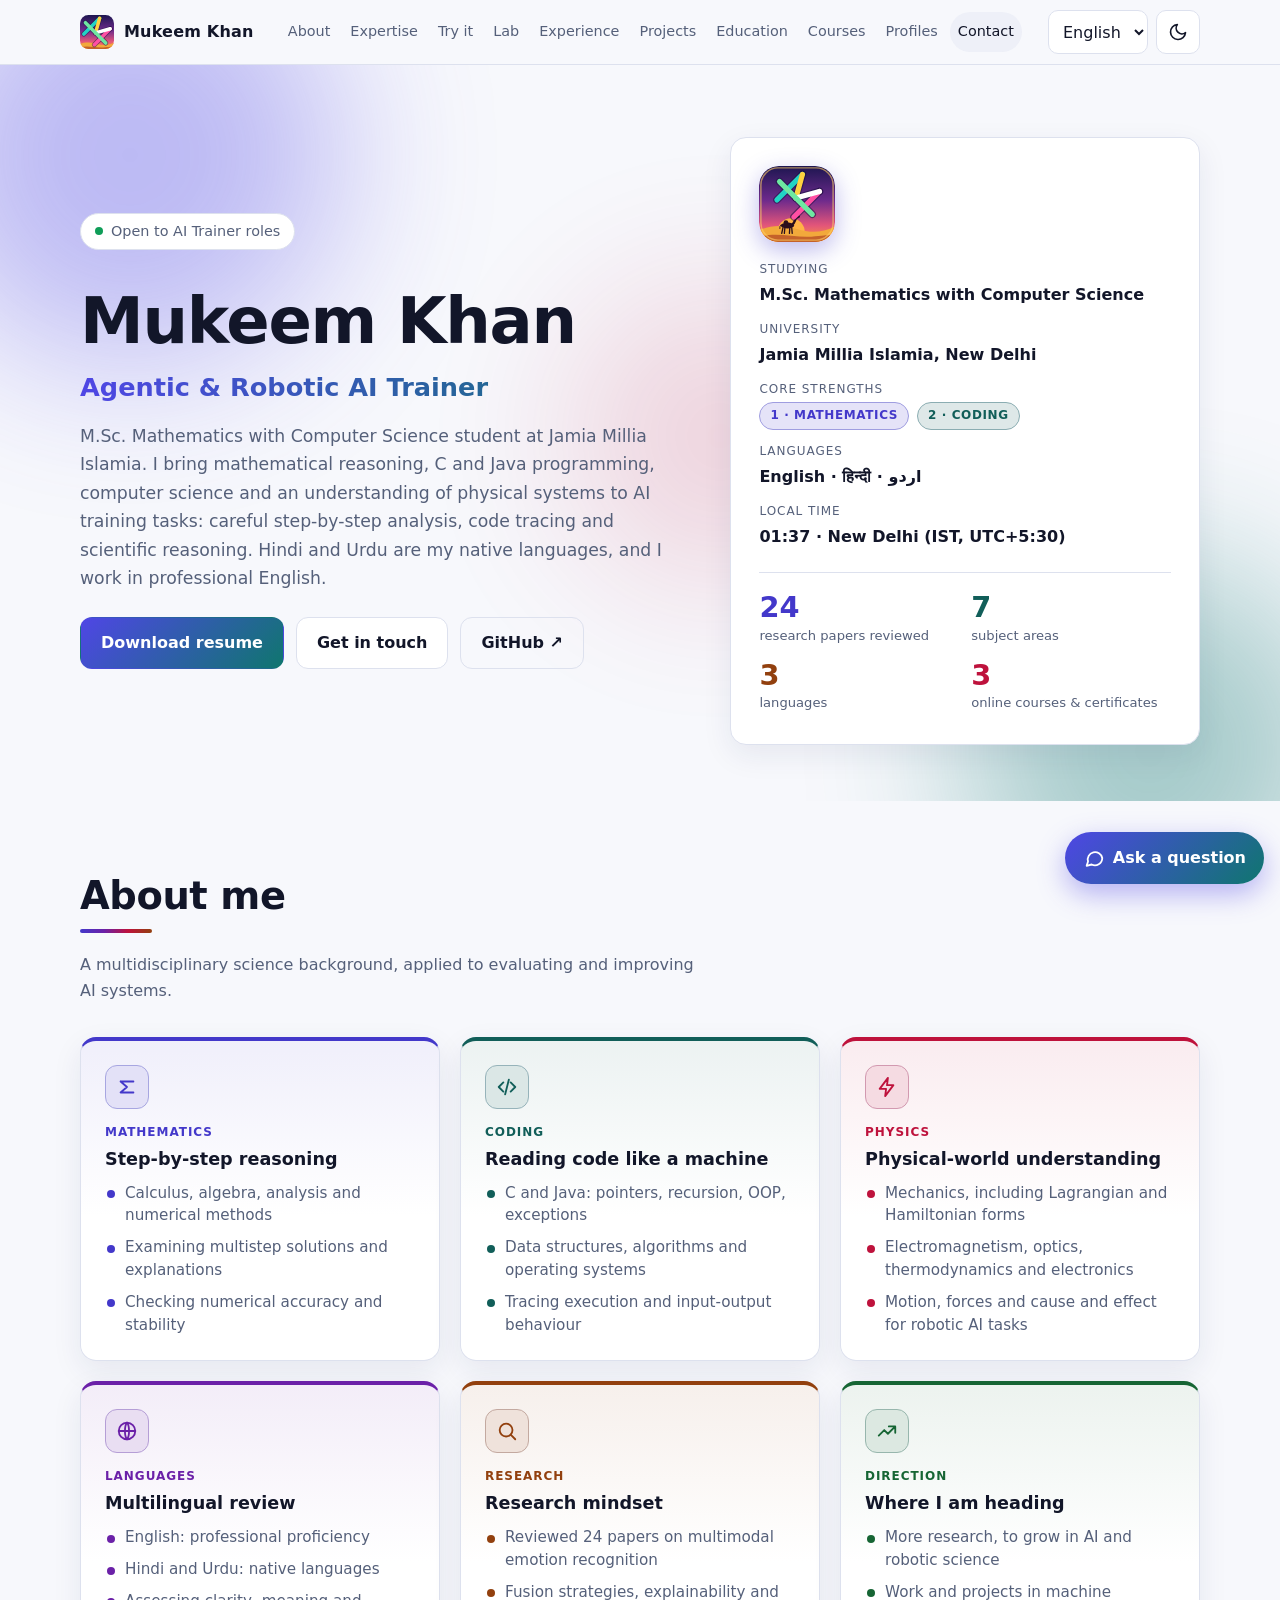
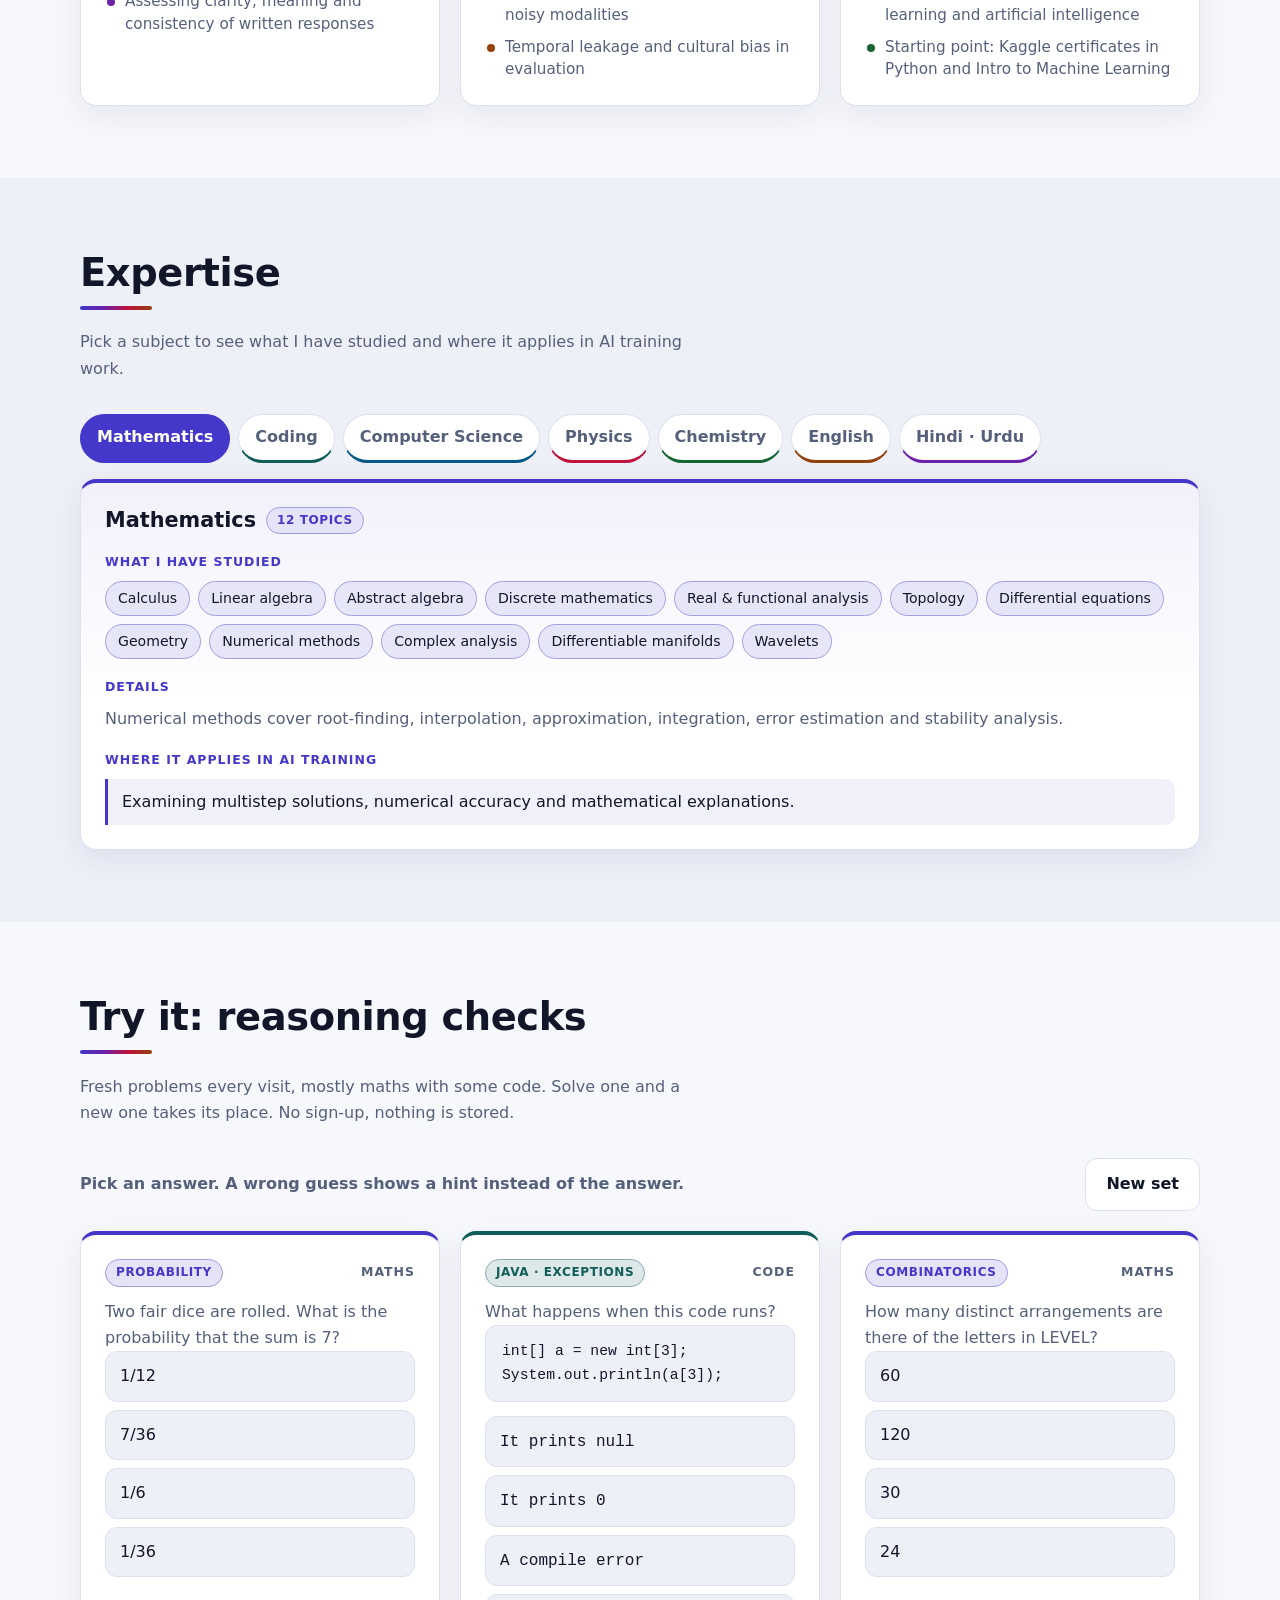
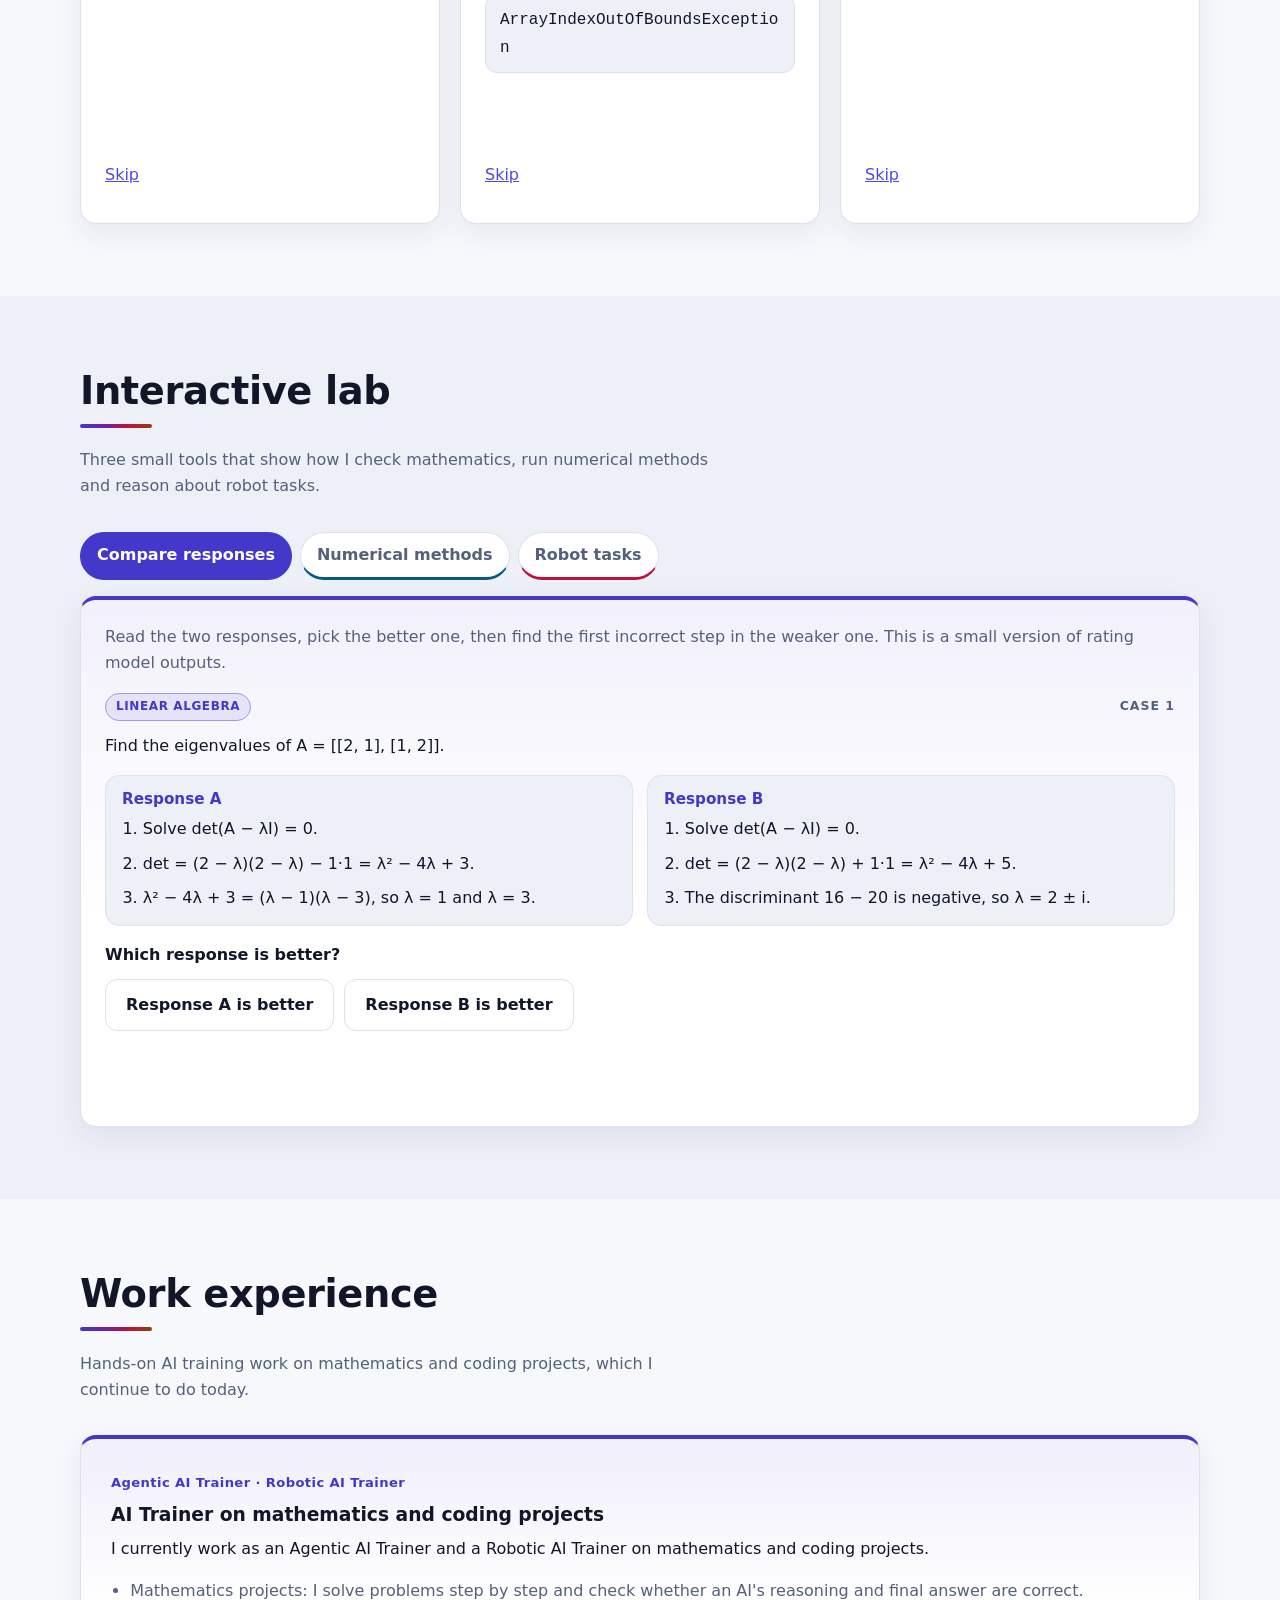
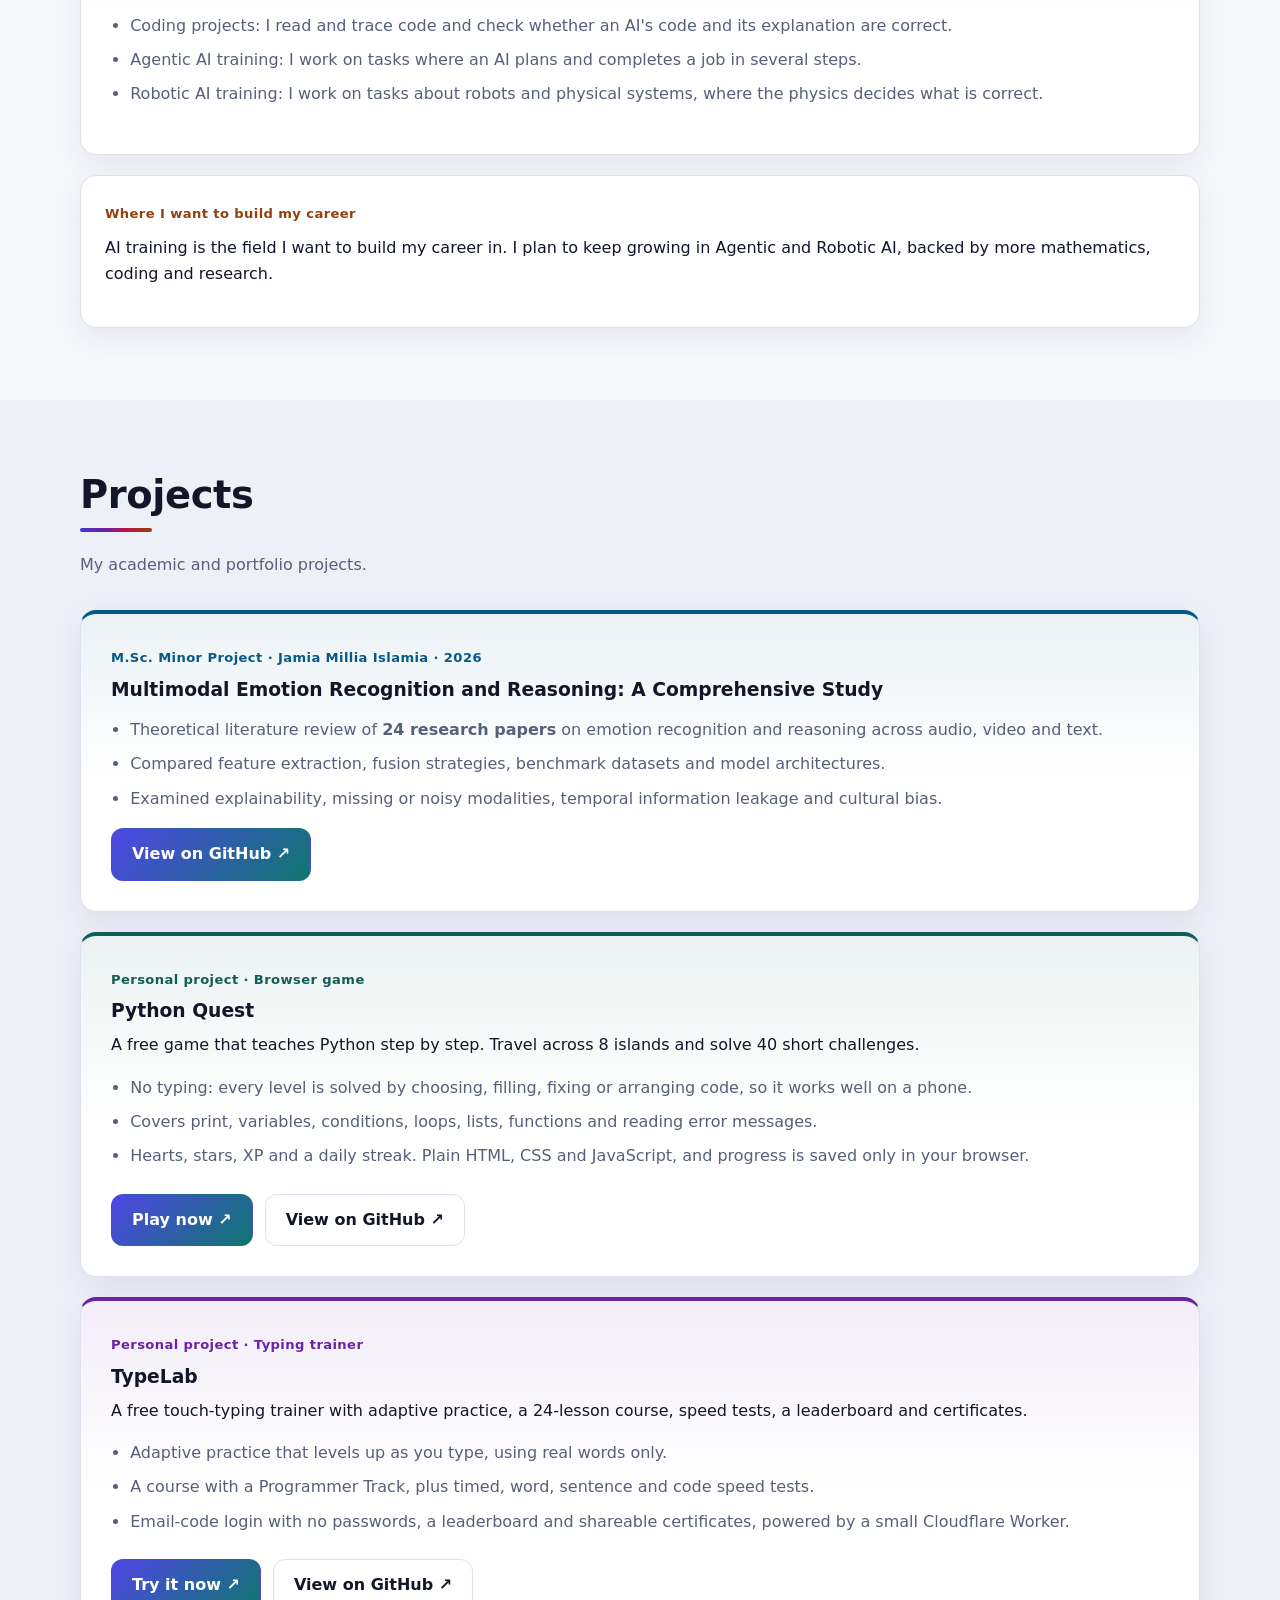
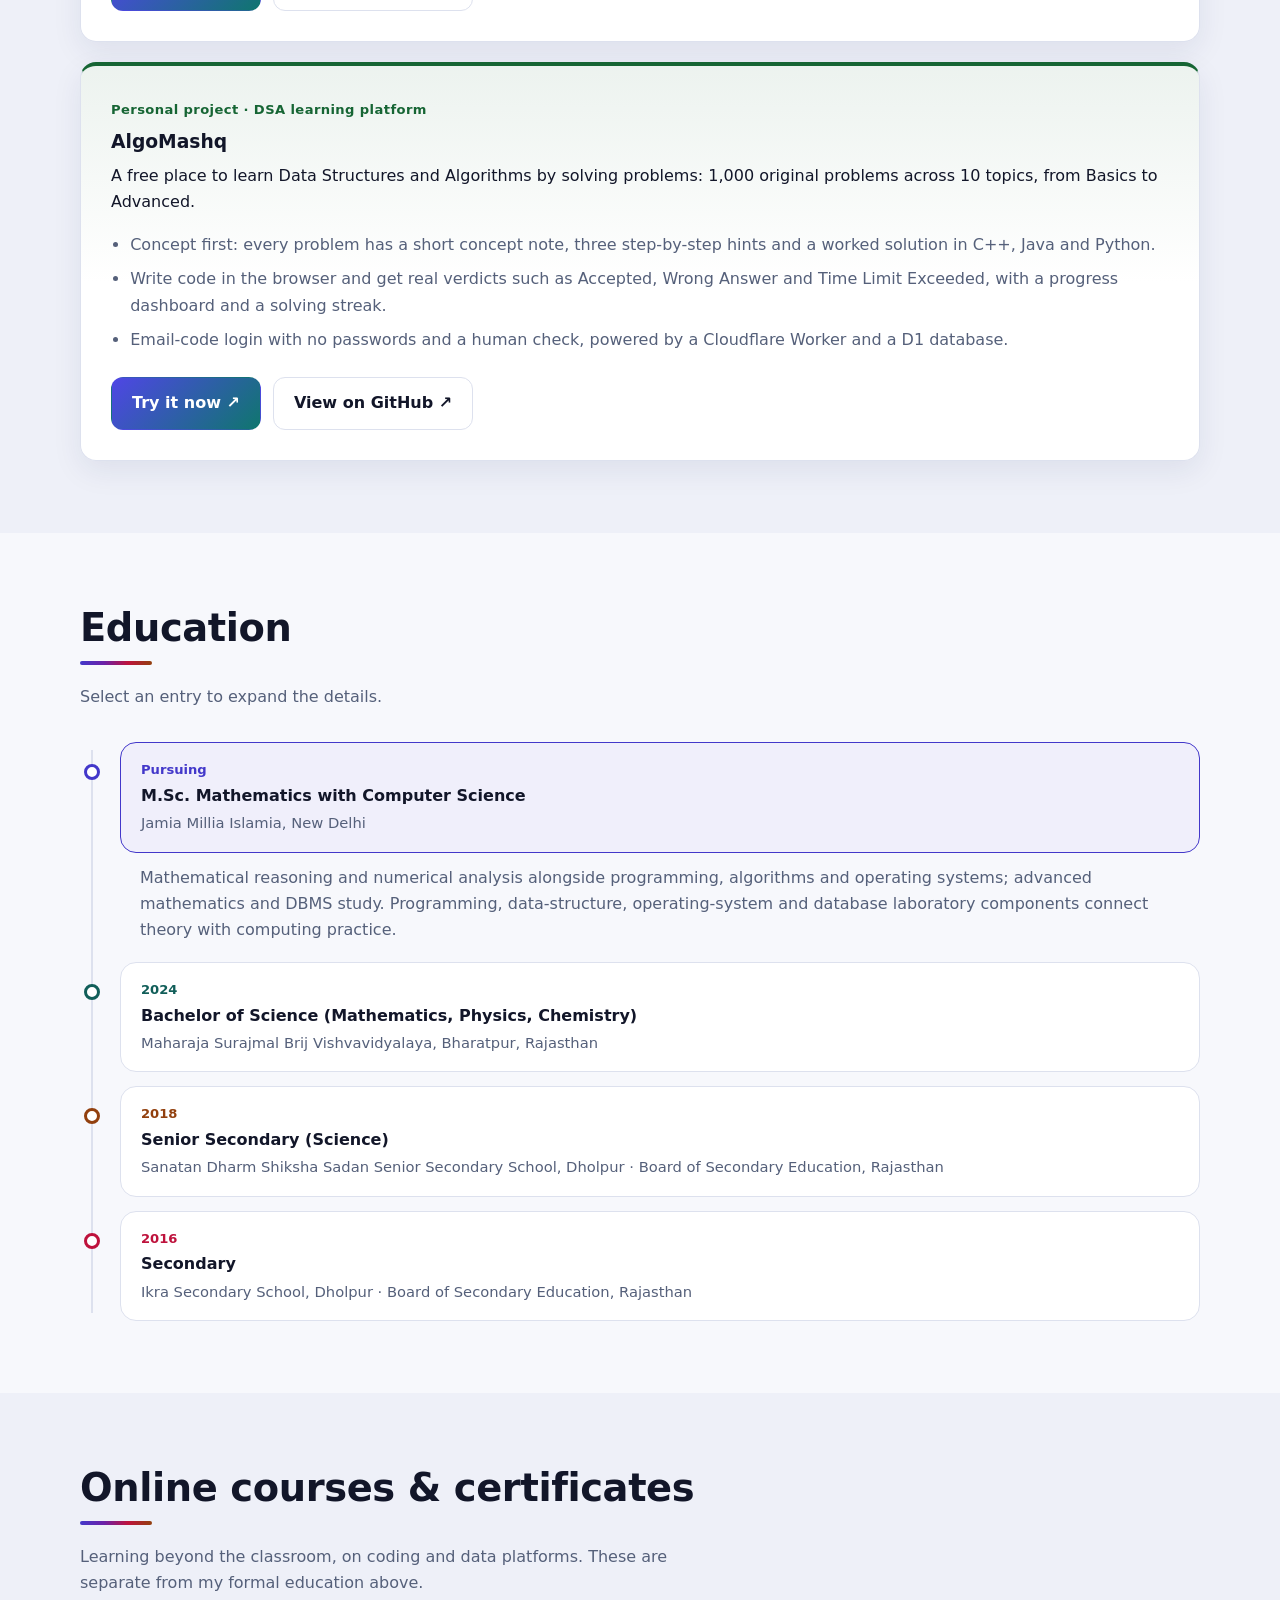
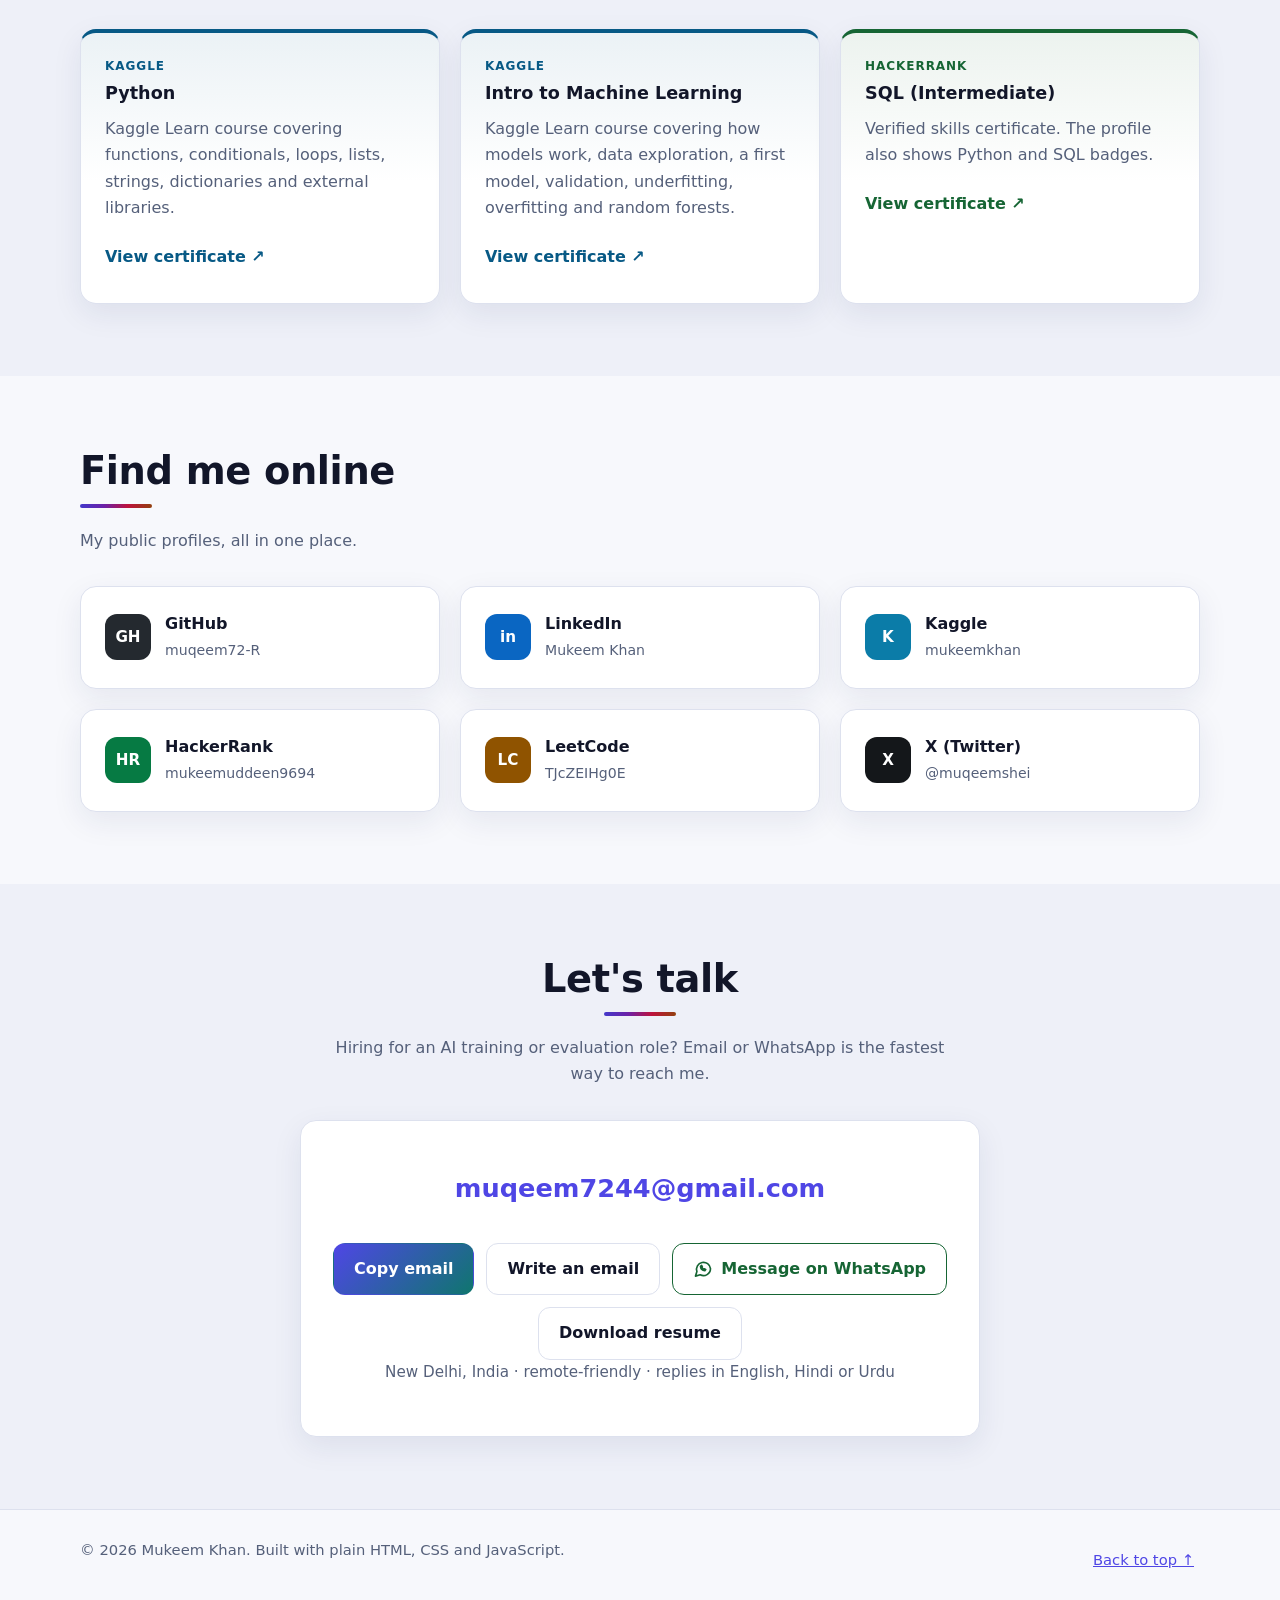
<file: index.html>
<!doctype html>
<html lang="en" dir="ltr">
<head>
  <meta charset="utf-8">
  <meta name="viewport" content="width=device-width, initial-scale=1">
  <title>Mukeem Khan | Mathematics &amp; AI Trainer</title>
  <meta name="description" content="Mukeem Khan, M.Sc. Mathematics with Computer Science student at Jamia Millia Islamia. Maths, coding and English, Hindi and Urdu skills for AI training.">
  <meta name="author" content="Mukeem Khan">
  <meta name="theme-color" content="#0b1020">
  <meta property="og:type" content="website">
  <meta property="og:title" content="Mukeem Khan | Mathematics &amp; AI Trainer">
  <meta property="og:description" content="M.Sc. Mathematics with Computer Science at Jamia Millia Islamia. Math, code, science and English/Hindi/Urdu expertise for AI training.">
  <link rel="canonical" href="https://muqeem.pages.dev/">
  <meta property="og:url" content="https://muqeem.pages.dev/">
  <meta property="og:site_name" content="Mukeem Khan">
  <meta property="og:locale" content="en_IN">
  <meta property="og:image" content="https://muqeem.pages.dev/assets/og-image.png">
  <meta property="og:image:width" content="1200">
  <meta property="og:image:height" content="630">
  <meta property="og:image:alt" content="Mukeem Khan, Agentic and Robotic AI Trainer. M.Sc. Mathematics with Computer Science, Jamia Millia Islamia.">
  <meta name="twitter:card" content="summary_large_image">
  <meta name="twitter:title" content="Mukeem Khan | Mathematics &amp; AI Trainer">
  <meta name="twitter:description" content="M.Sc. Mathematics with Computer Science at Jamia Millia Islamia. Maths, coding and English, Hindi and Urdu skills for AI training.">
  <meta name="twitter:image" content="https://muqeem.pages.dev/assets/og-image.png">
  <link rel="icon" href="assets/favicon.svg" type="image/svg+xml">
  <link rel="stylesheet" href="assets/style.css">
  <script type="application/ld+json">
  {
    "@context": "https://schema.org",
    "@type": "Person",
    "name": "Mukeem Khan",
    "url": "https://muqeem.pages.dev/",
    "jobTitle": "Agentic and Robotic AI Trainer",
    "email": "mailto:muqeem7244@gmail.com",
    "address": { "@type": "PostalAddress", "addressLocality": "New Delhi", "addressCountry": "IN" },
    "alumniOf": { "@type": "CollegeOrUniversity", "name": "Jamia Millia Islamia" },
    "knowsLanguage": ["en", "hi", "ur"],
    "sameAs": [
      "https://github.com/muqeem72-R",
      "https://www.linkedin.com/in/mukeem-khan-6b10b5305/",
      "https://www.kaggle.com/mukeemkhan",
      "https://www.hackerrank.com/profile/mukeemuddeen9694",
      "https://leetcode.com/u/TJcZEIHg0E/",
      "https://x.com/muqeemshei"
    ]
  }
  </script>
  <script>document.documentElement.classList.add('js');</script>
</head>
<body>
  <a class="skip" href="#main" data-i18n="skip">Skip to content</a>

  <header class="site-header">
    <div class="wrap bar">
      <a class="brand" href="#top" aria-label="Mukeem Khan, home">
        <img src="assets/logo-small.svg" alt="" width="34" height="34">
        <span>Mukeem Khan</span>
      </a>
      <nav id="nav" class="nav" aria-label="Primary">
        <a href="#about" data-i18n="nav.about">About</a>
        <a href="#expertise" data-i18n="nav.expertise">Expertise</a>
        <a href="#try" data-i18n="nav.try">Try it</a>
        <a href="#lab" data-i18n="nav.lab">Lab</a>
        <a href="#experience" data-i18n="nav.experience">Experience</a>
        <a href="#projects" data-i18n="nav.projects">Projects</a>
        <a href="#education" data-i18n="nav.education">Education</a>
        <a href="#learning" data-i18n="nav.learning">Courses</a>
        <a href="#profiles" data-i18n="nav.profiles">Profiles</a>
        <a href="#contact" data-i18n="nav.contact">Contact</a>
      </nav>
      <div class="controls">
        <label class="visually-hidden" for="lang">Language</label>
        <select id="lang" class="select" aria-label="Language">
          <option value="en">English</option>
          <option value="hi">हिन्दी</option>
          <option value="ur">اردو</option>
        </select>
        <button id="theme" class="icon-btn" type="button" aria-label="Toggle light and dark theme">
          <svg viewBox="0 0 24 24" width="20" height="20" fill="none" stroke="currentColor" stroke-width="2" stroke-linecap="round" stroke-linejoin="round" aria-hidden="true"><path d="M21 12.8A9 9 0 1 1 11.2 3a7 7 0 0 0 9.8 9.8z"/></svg>
        </button>
        <button id="menu" class="icon-btn menu-btn" type="button" aria-label="Open menu" aria-expanded="false" aria-controls="nav">
          <svg viewBox="0 0 24 24" width="22" height="22" fill="none" stroke="currentColor" stroke-width="2" stroke-linecap="round" aria-hidden="true"><path d="M4 7h16M4 12h16M4 17h16"/></svg>
        </button>
      </div>
    </div>
  </header>

  <main id="main">
    <!-- HERO -->
    <section id="top" class="hero">
      <div class="blob b1" aria-hidden="true"></div>
      <div class="blob b2" aria-hidden="true"></div>
      <div class="blob b3" aria-hidden="true"></div>
      <div class="wrap hero-grid">
        <div class="hero-copy">
          <p class="badge"><span class="dot" aria-hidden="true"></span><span data-i18n="hero.badge">Open to AI Trainer roles</span></p>
          <h1>Mukeem Khan</h1>
          <p class="role" data-i18n="hero.role">Agentic &amp; Robotic AI Trainer</p>
          <p class="lede" data-i18n="hero.summary">M.Sc. Mathematics with Computer Science student at Jamia Millia Islamia. I bring mathematical reasoning, C and Java programming, computer science and an understanding of physical systems to AI training tasks: careful step-by-step analysis, code tracing and scientific reasoning. Hindi and Urdu are my native languages, and I work in professional English.</p>
          <div class="cta">
            <a class="btn primary" href="assets/Mukeem_Khan_Resume.pdf" download data-i18n="hero.resume">Download resume</a>
            <a class="btn" href="#contact" data-i18n="hero.contact">Get in touch</a>
            <a class="btn ghost" href="https://github.com/muqeem72-R" target="_blank" rel="noopener">GitHub ↗</a>
          </div>
        </div>
        <aside class="glance card" aria-label="At a glance">
          <img class="avatar" src="assets/logo.svg" alt="MK monogram logo" width="76" height="76">
          <dl class="facts">
            <div><dt data-i18n="facts.study">Studying</dt><dd>M.Sc. Mathematics with Computer Science</dd></div>
            <div><dt data-i18n="facts.uni">University</dt><dd>Jamia Millia Islamia, New Delhi</dd></div>
            <div><dt data-i18n="facts.core">Core strengths</dt><dd class="strengths"><span class="pill" data-k="1">1 · Mathematics</span><span class="pill" data-k="2">2 · Coding</span></dd></div>
            <div><dt data-i18n="facts.lang">Languages</dt><dd>English · हिन्दी · اردو</dd></div>
            <div><dt data-i18n="facts.time">Local time</dt><dd id="clock">New Delhi (IST, UTC+5:30)</dd></div>
          </dl>
          <div class="stats">
            <div data-k="1"><a href="papers.html"><b data-count="24">24</b><span data-i18n="stats.papers">research papers reviewed</span></a></div>
            <div data-k="2"><b data-count="7">7</b><span data-i18n="stats.subjects">subject areas</span></div>
            <div data-k="3"><b data-count="3">3</b><span data-i18n="stats.langs">languages</span></div>
            <div data-k="4"><b data-count="3">3</b><span data-i18n="stats.certs">online courses &amp; certificates</span></div>
          </div>
        </aside>
      </div>
    </section>

    <!-- ABOUT -->
    <section id="about" class="section">
      <div class="wrap">
        <h2 data-i18n="about.title">About me</h2>
        <p class="section-lead" data-i18n="about.lead">A multidisciplinary science background, applied to evaluating and improving AI systems.</p>
        <div class="grid three pillars">
          <article class="card pillar reveal" data-k="1">
            <span class="pillar-icon" aria-hidden="true"><svg viewBox="0 0 24 24" width="22" height="22" fill="none" stroke="currentColor" stroke-width="2" stroke-linecap="round" stroke-linejoin="round"><path d="M5 6h14M5 6l7 6-7 6h14"/></svg></span>
            <p class="pill-tag">Mathematics</p>
            <h3>Step-by-step reasoning</h3>
            <ul>
              <li>Calculus, algebra, analysis and numerical methods</li>
              <li>Examining multistep solutions and explanations</li>
              <li>Checking numerical accuracy and stability</li>
            </ul>
          </article>
          <article class="card pillar reveal" data-k="2">
            <span class="pillar-icon" aria-hidden="true"><svg viewBox="0 0 24 24" width="22" height="22" fill="none" stroke="currentColor" stroke-width="2" stroke-linecap="round" stroke-linejoin="round"><path d="M8 7l-5 5 5 5M16 7l5 5-5 5M14 4l-4 16"/></svg></span>
            <p class="pill-tag">Coding</p>
            <h3>Reading code like a machine</h3>
            <ul>
              <li>C and Java: pointers, recursion, OOP, exceptions</li>
              <li>Data structures, algorithms and operating systems</li>
              <li>Tracing execution and input-output behaviour</li>
            </ul>
          </article>
          <article class="card pillar reveal" data-k="4">
            <span class="pillar-icon" aria-hidden="true"><svg viewBox="0 0 24 24" width="22" height="22" fill="none" stroke="currentColor" stroke-width="2" stroke-linecap="round" stroke-linejoin="round"><path d="M13 2L4 14h7l-1 8 9-12h-7z"/></svg></span>
            <p class="pill-tag">Physics</p>
            <h3>Physical-world understanding</h3>
            <ul>
              <li>Mechanics, including Lagrangian and Hamiltonian forms</li>
              <li>Electromagnetism, optics, thermodynamics and electronics</li>
              <li>Motion, forces and cause and effect for robotic AI tasks</li>
            </ul>
          </article>
          <article class="card pillar reveal" data-k="7">
            <span class="pillar-icon" aria-hidden="true"><svg viewBox="0 0 24 24" width="22" height="22" fill="none" stroke="currentColor" stroke-width="2" stroke-linecap="round" stroke-linejoin="round"><circle cx="12" cy="12" r="9"/><path d="M3 12h18M12 3c3 3.5 3 14.5 0 18M12 3c-3 3.5-3 14.5 0 18"/></svg></span>
            <p class="pill-tag">Languages</p>
            <h3>Multilingual review</h3>
            <ul>
              <li>English: professional proficiency</li>
              <li>Hindi and Urdu: native languages</li>
              <li>Assessing clarity, meaning and consistency of written responses</li>
            </ul>
          </article>
          <article class="card pillar reveal" data-k="3">
            <span class="pillar-icon" aria-hidden="true"><svg viewBox="0 0 24 24" width="22" height="22" fill="none" stroke="currentColor" stroke-width="2" stroke-linecap="round" stroke-linejoin="round"><circle cx="11" cy="11" r="7"/><path d="M21 21l-5-5"/></svg></span>
            <p class="pill-tag">Research</p>
            <h3>Research mindset</h3>
            <ul>
              <li>Reviewed 24 papers on multimodal emotion recognition</li>
              <li>Fusion strategies, explainability and noisy modalities</li>
              <li>Temporal leakage and cultural bias in evaluation</li>
            </ul>
          </article>
          <article class="card pillar reveal" data-k="5">
            <span class="pillar-icon" aria-hidden="true"><svg viewBox="0 0 24 24" width="22" height="22" fill="none" stroke="currentColor" stroke-width="2" stroke-linecap="round" stroke-linejoin="round"><path d="M3 17l6-6 4 4 8-8M14 7h7v7"/></svg></span>
            <p class="pill-tag">Direction</p>
            <h3>Where I am heading</h3>
            <ul>
              <li>More research, to grow in AI and robotic science</li>
              <li>Work and projects in machine learning and artificial intelligence</li>
              <li>Starting point: Kaggle certificates in Python and Intro to Machine Learning</li>
            </ul>
          </article>
        </div>
      </div>
    </section>

    <!-- EXPERTISE -->
    <section id="expertise" class="section alt">
      <div class="wrap">
        <h2 data-i18n="expertise.title">Expertise</h2>
        <p class="section-lead" data-i18n="expertise.lead">Pick a subject to see what I have studied and where it applies in AI training work.</p>
        <div class="tabs" role="tablist" aria-label="Subject areas" id="tabs"></div>
        <div id="tabpanel" class="card panel" role="tabpanel" tabindex="0" aria-live="polite"></div>
      </div>
    </section>

    <!-- TRY IT -->
    <section id="try" class="section">
      <div class="wrap">
        <h2 data-i18n="try.title">Try it: reasoning checks</h2>
        <p class="section-lead" data-i18n="try.lead">Fresh problems every visit, mostly maths with some code. Solve one and a new one takes its place. No sign-up, nothing is stored.</p>
        <div class="deck-bar">
          <p class="score" id="score" role="status" aria-live="polite"></p>
          <button class="btn" id="shuffle" type="button" data-i18n="try.shuffle">New set</button>
        </div>
        <div class="grid three" id="deck"></div>
      </div>
    </section>

    <!-- LAB -->
    <section id="lab" class="section alt">
      <div class="wrap">
        <h2 data-i18n="lab.title">Interactive lab</h2>
        <p class="section-lead" data-i18n="lab.lead">Three small tools that show how I check mathematics, run numerical methods and reason about robot tasks.</p>
        <div class="tabs" role="tablist" aria-label="Lab tools" id="lab-tabs"></div>
        <div id="lab-panels"></div>
      </div>
    </section>

    <!-- WORK EXPERIENCE -->
    <section id="experience" class="section">
      <div class="wrap">
        <h2 data-i18n="experience.title">Work experience</h2>
        <p class="section-lead" data-i18n="experience.lead">Hands-on AI training work on mathematics and coding projects, which I continue to do today.</p>
        <article class="card featured reveal" data-k="1">
          <p class="tag" data-i18n="experience.tag">Agentic AI Trainer · Robotic AI Trainer</p>
          <h3 data-i18n="experience.role">AI Trainer on mathematics and coding projects</h3>
          <p data-i18n="experience.summary">I currently work as an Agentic AI Trainer and a Robotic AI Trainer on mathematics and coding projects.</p>
          <ul class="list">
            <li data-i18n="experience.b1">Mathematics projects: I solve problems step by step and check whether an AI's reasoning and final answer are correct.</li>
            <li data-i18n="experience.b2">Coding projects: I read and trace code and check whether an AI's code and its explanation are correct.</li>
            <li data-i18n="experience.b3">Agentic AI training: I work on tasks where an AI plans and completes a job in several steps.</li>
            <li data-i18n="experience.b4">Robotic AI training: I work on tasks about robots and physical systems, where the physics decides what is correct.</li>
          </ul>
        </article>
        <article class="card reveal" data-k="3">
          <p class="tag" data-i18n="experience.goalTitle">Where I want to build my career</p>
          <p data-i18n="experience.goalText">AI training is the field I want to build my career in. I plan to keep growing in Agentic and Robotic AI, backed by more mathematics, coding and research.</p>
        </article>
      </div>
    </section>

    <!-- PROJECTS -->
    <section id="projects" class="section alt">
      <div class="wrap">
        <h2 data-i18n="projects.title">Projects</h2>
        <p class="section-lead" data-i18n="projects.lead">My academic and portfolio projects.</p>
        <article class="card featured reveal" data-k="6">
          <p class="tag">M.Sc. Minor Project · Jamia Millia Islamia · 2026</p>
          <h3>Multimodal Emotion Recognition and Reasoning: A Comprehensive Study</h3>
          <ul class="list">
            <li>Theoretical literature review of <strong>24 research papers</strong> on emotion recognition and reasoning across audio, video and text.</li>
            <li>Compared feature extraction, fusion strategies, benchmark datasets and model architectures.</li>
            <li>Examined explainability, missing or noisy modalities, temporal information leakage and cultural bias.</li>
          </ul>
          <a class="btn primary" href="https://github.com/muqeem72-R/multimodal-emotion-recognition-and-reasoning" target="_blank" rel="noopener">View on GitHub ↗</a>
        </article>
        <article class="card featured reveal" data-k="2">
          <p class="tag">Personal project · Browser game</p>
          <h3>Python Quest</h3>
          <p>A free game that teaches Python step by step. Travel across 8 islands and solve 40 short challenges.</p>
          <ul class="list">
            <li>No typing: every level is solved by choosing, filling, fixing or arranging code, so it works well on a phone.</li>
            <li>Covers print, variables, conditions, loops, lists, functions and reading error messages.</li>
            <li>Hearts, stars, XP and a daily streak. Plain HTML, CSS and JavaScript, and progress is saved only in your browser.</li>
          </ul>
          <div class="cta">
            <a class="btn primary" href="https://python-quest.muqeem.workers.dev/" target="_blank" rel="noopener">Play now ↗</a>
            <a class="btn ghost" href="https://github.com/muqeem72-R/python-quest" target="_blank" rel="noopener">View on GitHub ↗</a>
          </div>
        </article>
        <article class="card featured reveal" data-k="7">
          <p class="tag">Personal project · Typing trainer</p>
          <h3>TypeLab</h3>
          <p>A free touch-typing trainer with adaptive practice, a 24-lesson course, speed tests, a leaderboard and certificates.</p>
          <ul class="list">
            <li>Adaptive practice that levels up as you type, using real words only.</li>
            <li>A course with a Programmer Track, plus timed, word, sentence and code speed tests.</li>
            <li>Email-code login with no passwords, a leaderboard and shareable certificates, powered by a small Cloudflare Worker.</li>
          </ul>
          <div class="cta">
            <a class="btn primary" href="https://typelab.muqeem.workers.dev/" target="_blank" rel="noopener">Try it now ↗</a>
            <a class="btn ghost" href="https://github.com/muqeem72-R/typelab" target="_blank" rel="noopener">View on GitHub ↗</a>
          </div>
        </article>
        <article class="card featured reveal" data-k="5">
          <p class="tag">Personal project · DSA learning platform</p>
          <h3>AlgoMashq</h3>
          <p>A free place to learn Data Structures and Algorithms by solving problems: 1,000 original problems across 10 topics, from Basics to Advanced.</p>
          <ul class="list">
            <li>Concept first: every problem has a short concept note, three step-by-step hints and a worked solution in C++, Java and Python.</li>
            <li>Write code in the browser and get real verdicts such as Accepted, Wrong Answer and Time Limit Exceeded, with a progress dashboard and a solving streak.</li>
            <li>Email-code login with no passwords and a human check, powered by a Cloudflare Worker and a D1 database.</li>
          </ul>
          <div class="cta">
            <a class="btn primary" href="https://algomashq.muqeem.workers.dev/" target="_blank" rel="noopener">Try it now ↗</a>
            <a class="btn ghost" href="https://github.com/muqeem72-R/algomashq" target="_blank" rel="noopener">View on GitHub ↗</a>
          </div>
        </article>
        <div id="more-repos" hidden>
          <h3 class="sub">More on GitHub</h3>
          <div id="repos" class="grid two"></div>
        </div>
      </div>
    </section>

    <!-- EDUCATION -->
    <section id="education" class="section">
      <div class="wrap">
        <h2 data-i18n="education.title">Education</h2>
        <p class="section-lead" data-i18n="education.lead">Select an entry to expand the details.</p>
        <ol class="timeline" id="timeline"></ol>
      </div>
    </section>

    <!-- COURSES & CERTIFICATES (non-academic, platform based) -->
    <section id="learning" class="section alt">
      <div class="wrap">
        <h2 data-i18n="learning.title">Online courses &amp; certificates</h2>
        <p class="section-lead" data-i18n="learning.lead">Learning beyond the classroom, on coding and data platforms. These are separate from my formal education above.</p>
        <div class="grid three" id="learning-grid"></div>
      </div>
    </section>

    <!-- PROFILES -->
    <section id="profiles" class="section">
      <div class="wrap">
        <h2 data-i18n="profiles.title">Find me online</h2>
        <p class="section-lead" data-i18n="profiles.lead">My public profiles, all in one place.</p>
        <div class="grid profiles" id="profile-grid"></div>
      </div>
    </section>

    <!-- CONTACT -->
    <section id="contact" class="section alt">
      <div class="wrap contact">
        <h2 data-i18n="contact.title">Let's talk</h2>
        <p class="section-lead" data-i18n="contact.lead">Hiring for an AI training or evaluation role? Email or WhatsApp is the fastest way to reach me.</p>
        <div class="contact-box card">
          <a id="email-link" class="email" href="mailto:muqeem7244@gmail.com">muqeem7244@gmail.com</a>
          <div class="cta center">
            <button id="copy" class="btn primary" type="button" data-i18n="contact.copy">Copy email</button>
            <a class="btn" href="mailto:muqeem7244@gmail.com?subject=Hello%20Mukeem" data-i18n="contact.write">Write an email</a>
            <a class="btn wa" href="https://wa.me/919024351022?text=Hello%20Mukeem%2C%20I%20found%20your%20portfolio." target="_blank" rel="noopener noreferrer"><svg viewBox="0 0 24 24" width="20" height="20" fill="none" stroke="currentColor" stroke-width="2" stroke-linecap="round" stroke-linejoin="round" aria-hidden="true"><path d="M21 11.5a8.4 8.4 0 0 1-12.4 7.4L3 20.5l1.7-5.4A8.4 8.4 0 1 1 21 11.5z"/><path d="M9 8.8c.3 2.6 2.6 4.9 5.2 5.2l1.1-1.3-2-1-.8.7a3.6 3.6 0 0 1-1.9-1.9l.7-.8-1-2z"/></svg><span data-i18n="contact.whatsapp">Message on WhatsApp</span></a>
            <a class="btn ghost" href="assets/Mukeem_Khan_Resume.pdf" download data-i18n="hero.resume">Download resume</a>
          </div>
          <p class="muted">New Delhi, India · remote-friendly · replies in English, Hindi or Urdu</p>
          <p id="copy-msg" class="muted" role="status" aria-live="polite"></p>
        </div>
      </div>
    </section>
  </main>

  <footer class="site-footer">
    <div class="wrap">
      <p>© <span id="year">2026</span> Mukeem Khan. Built with plain HTML, CSS and JavaScript.</p>
      <a href="#top" data-i18n="footer.top">Back to top ↑</a>
    </div>
  </footer>

  <script src="assets/app.js" defer></script>
  <script src="assets/lab.js" defer></script>
  <script src="assets/assistant.js" defer></script>
  <!-- Cloudflare Web Analytics --><script type='module' src='https://static.cloudflareinsights.com/beacon.min.js' data-cf-beacon='{"token": "cb1fb3284f314fc39a09bf96d478cbae"}'></script><!-- End Cloudflare Web Analytics -->
</body>
</html>
</file>
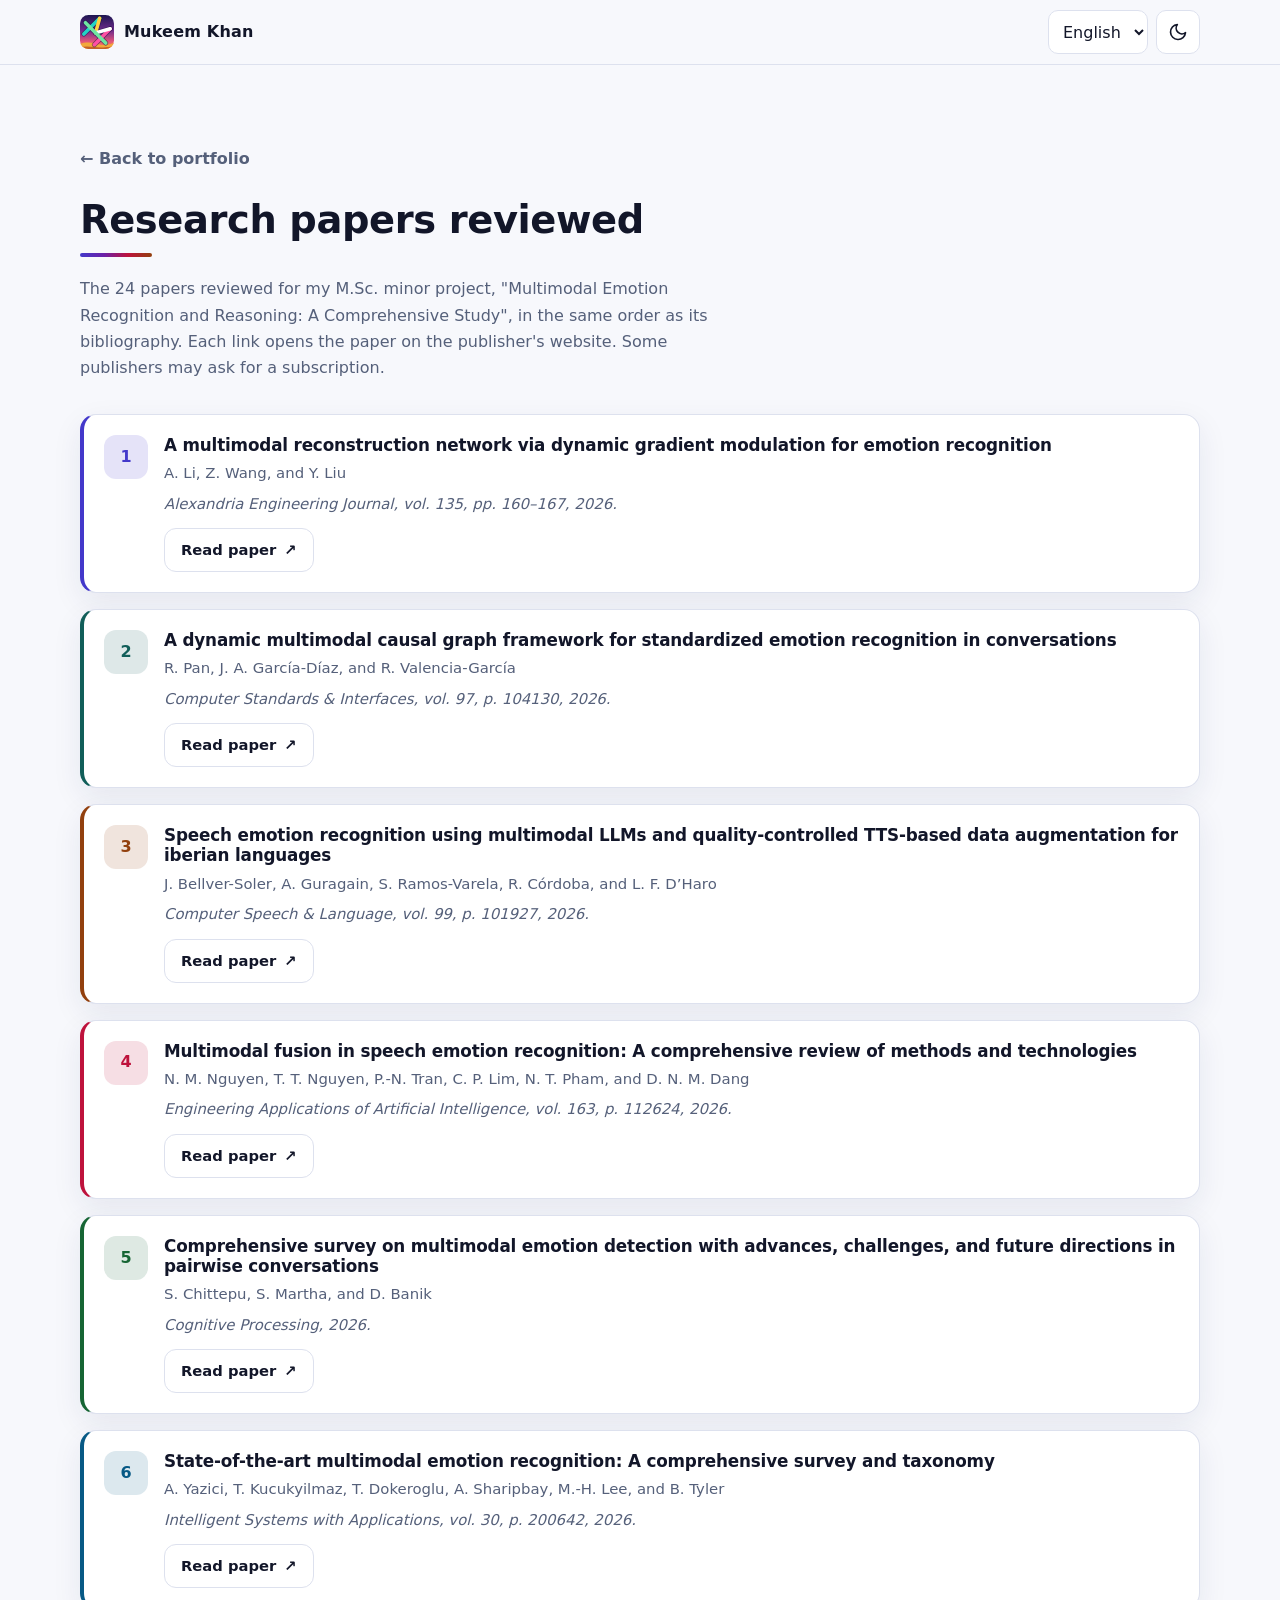
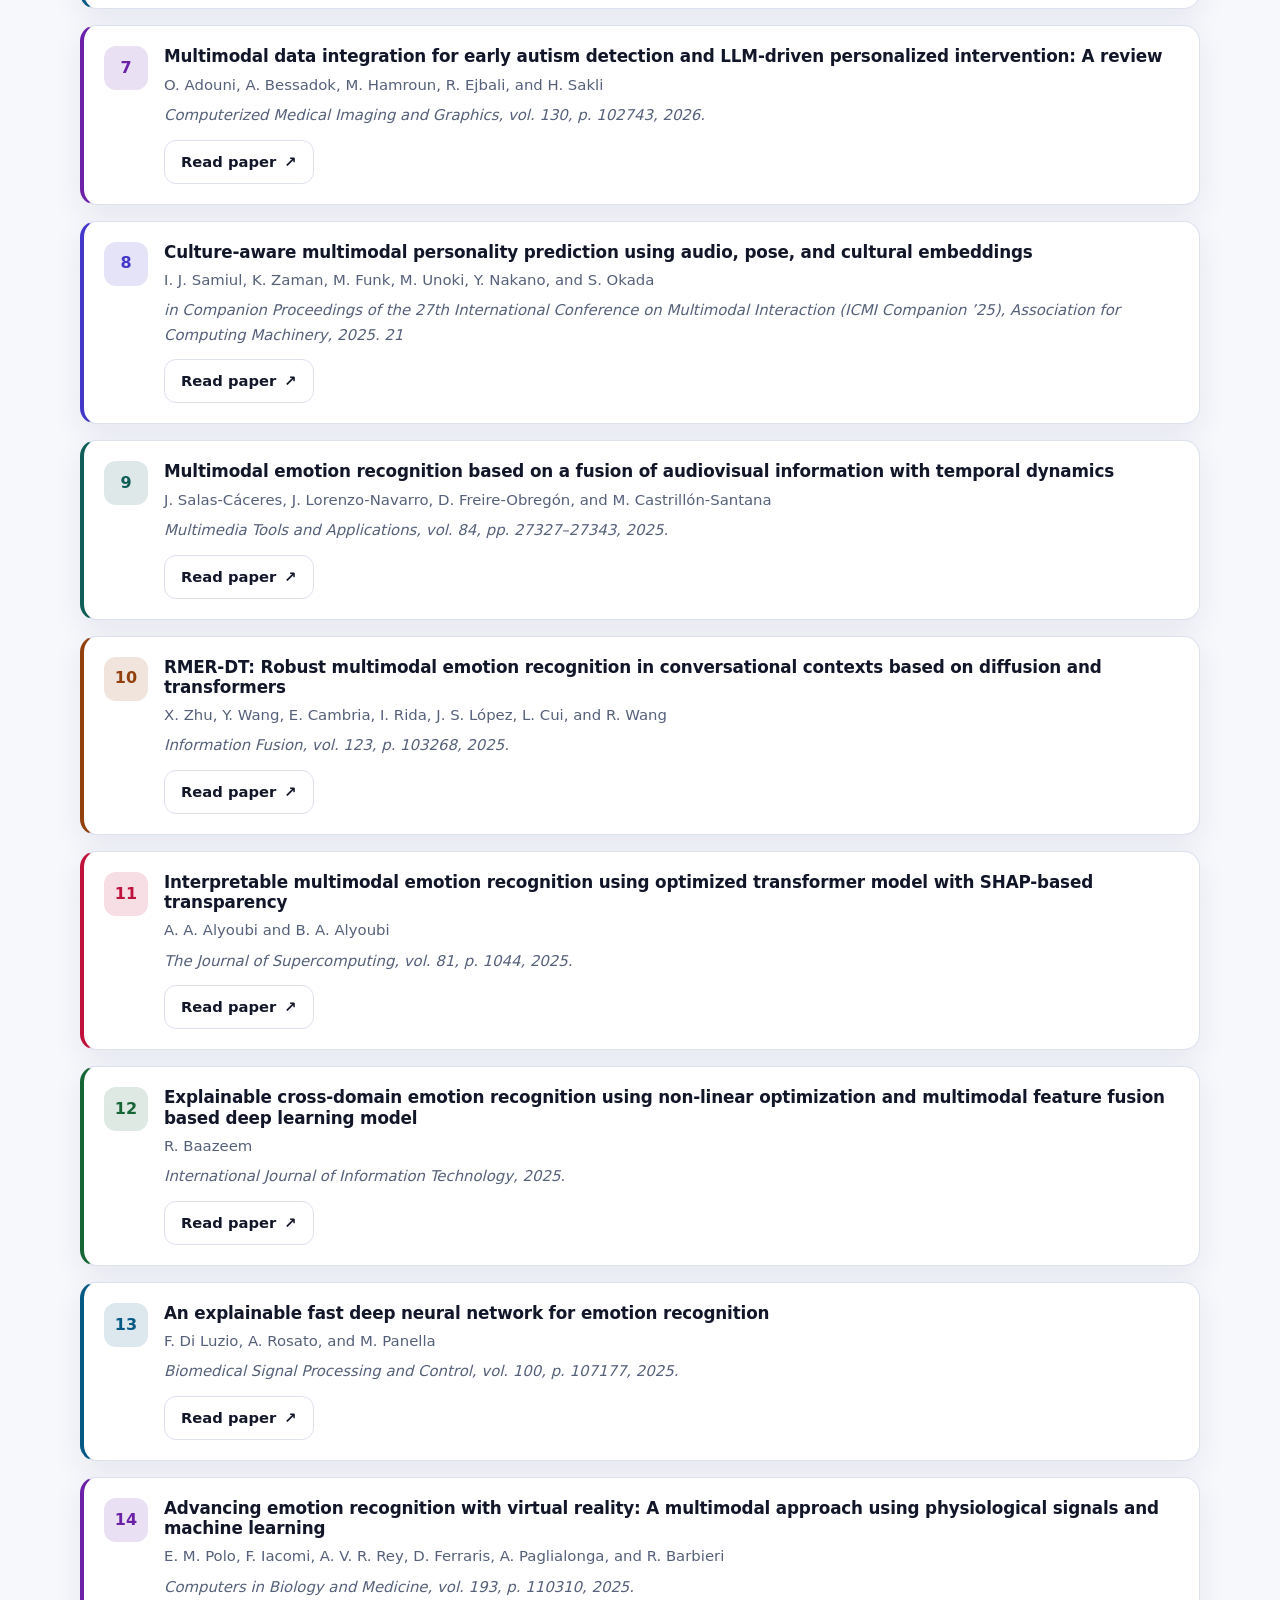
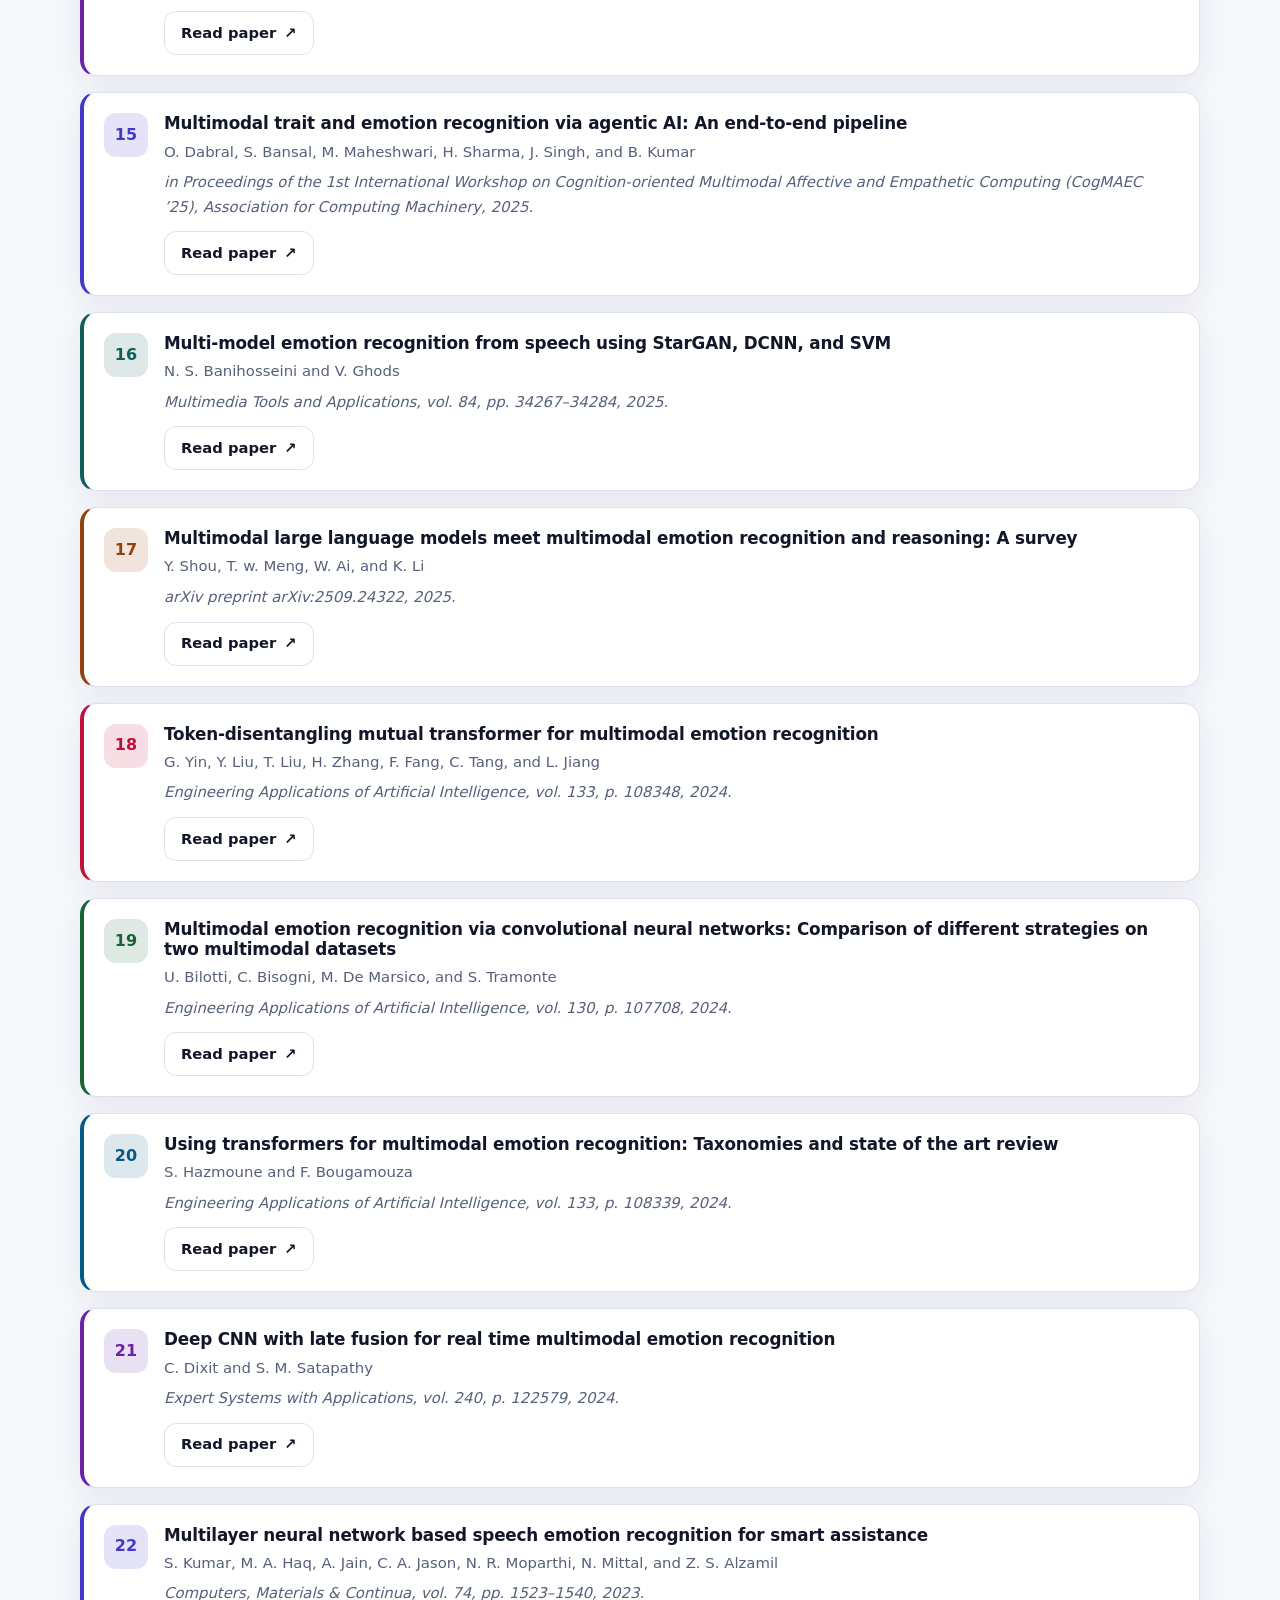
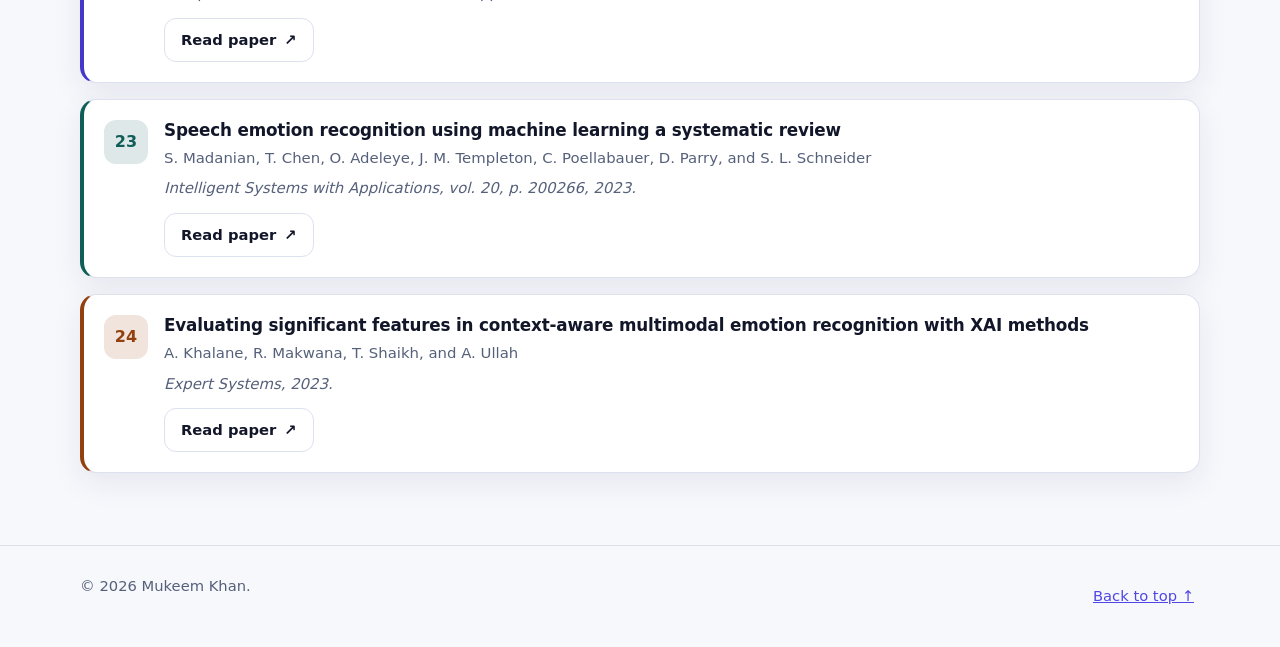
<file: papers.html>
<!doctype html>
<html lang="en" dir="ltr">
<head>
  <meta charset="utf-8">
  <meta name="viewport" content="width=device-width, initial-scale=1">
  <title>Research papers reviewed | Mukeem Khan</title>
  <meta name="description" content="The 24 research papers reviewed for the M.Sc. minor project on multimodal emotion recognition and reasoning, in bibliography order, each with a link to the paper.">
  <meta name="author" content="Mukeem Khan">
  <meta name="theme-color" content="#0b1020">
  <link rel="canonical" href="https://muqeem.pages.dev/papers">
  <meta property="og:type" content="website">
  <meta property="og:title" content="Research papers reviewed | Mukeem Khan">
  <meta property="og:description" content="The 24 research papers reviewed for the M.Sc. minor project on multimodal emotion recognition and reasoning, each with a link to the paper.">
  <meta property="og:url" content="https://muqeem.pages.dev/papers">
  <meta property="og:image" content="https://muqeem.pages.dev/assets/og-image.png">
  <link rel="icon" href="assets/favicon.svg" type="image/svg+xml">
  <link rel="stylesheet" href="assets/style.css">
</head>
<body>
  <a class="skip" href="#main" data-i18n="skip">Skip to content</a>

  <header class="site-header">
    <div class="wrap bar">
      <a class="brand" href="index.html" aria-label="Mukeem Khan, home">
        <img src="assets/logo-small.svg" alt="" width="34" height="34">
        <span>Mukeem Khan</span>
      </a>
      <div class="controls">
        <label class="visually-hidden" for="lang">Language</label>
        <select id="lang" class="select" aria-label="Language">
          <option value="en">English</option>
          <option value="hi">हिन्दी</option>
          <option value="ur">اردو</option>
        </select>
        <button id="theme" class="icon-btn" type="button" aria-label="Toggle light and dark theme">
          <svg viewBox="0 0 24 24" width="20" height="20" fill="none" stroke="currentColor" stroke-width="2" stroke-linecap="round" stroke-linejoin="round" aria-hidden="true"><path d="M21 12.8A9 9 0 1 1 11.2 3a7 7 0 0 0 9.8 9.8z"/></svg>
        </button>
      </div>
    </div>
  </header>

  <main id="main">
    <section class="section">
      <div class="wrap">
        <p><a class="back-link" href="index.html#top" data-i18n="papers.back">← Back to portfolio</a></p>
        <h1 class="page-title" data-i18n="papers.title">Research papers reviewed</h1>
        <p class="section-lead" data-i18n="papers.lead">The 24 papers reviewed for my M.Sc. minor project, "Multimodal Emotion Recognition and Reasoning: A Comprehensive Study", in the same order as its bibliography. Each link opens the paper on the publisher's website. Some publishers may ask for a subscription.</p>
        <ol class="papers" id="papers">
        <li class="paper card" data-k="1" id="p1">
          <span class="paper-no" aria-hidden="true">1</span>
          <div class="paper-body">
            <h2 class="paper-title">A multimodal reconstruction network via dynamic gradient modulation for emotion recognition</h2>
            <p class="paper-meta">A. Li, Z. Wang, and Y. Liu</p>
            <p class="paper-venue">Alexandria Engineering Journal, vol. 135, pp. 160–167, 2026.</p>
            <a class="btn small paper-link" href="https://doi.org/10.1016/j.aej.2025.12.016" target="_blank" rel="noopener" aria-label="Read paper 1: A multimodal reconstruction network via dynamic gradient modulation for emotion recognition (opens in a new tab)"><span data-i18n="papers.open">Read paper</span> <span aria-hidden="true">↗</span></a>
          </div>
        </li>
        <li class="paper card" data-k="2" id="p2">
          <span class="paper-no" aria-hidden="true">2</span>
          <div class="paper-body">
            <h2 class="paper-title">A dynamic multimodal causal graph framework for standardized emotion recognition in conversations</h2>
            <p class="paper-meta">R. Pan, J. A. García-Díaz, and R. Valencia-García</p>
            <p class="paper-venue">Computer Standards &amp; Interfaces, vol. 97, p. 104130, 2026.</p>
            <a class="btn small paper-link" href="https://doi.org/10.1016/j.csi.2026.104130" target="_blank" rel="noopener" aria-label="Read paper 2: A dynamic multimodal causal graph framework for standardized emotion recognition in conversations (opens in a new tab)"><span data-i18n="papers.open">Read paper</span> <span aria-hidden="true">↗</span></a>
          </div>
        </li>
        <li class="paper card" data-k="3" id="p3">
          <span class="paper-no" aria-hidden="true">3</span>
          <div class="paper-body">
            <h2 class="paper-title">Speech emotion recognition using multimodal LLMs and quality-controlled TTS-based data augmentation for iberian languages</h2>
            <p class="paper-meta">J. Bellver-Soler, A. Guragain, S. Ramos-Varela, R. Córdoba, and L. F. D’Haro</p>
            <p class="paper-venue">Computer Speech &amp; Language, vol. 99, p. 101927, 2026.</p>
            <a class="btn small paper-link" href="https://doi.org/10.1016/j.csl.2025.101927" target="_blank" rel="noopener" aria-label="Read paper 3: Speech emotion recognition using multimodal LLMs and quality-controlled TTS-based data augmentation for iberian languages (opens in a new tab)"><span data-i18n="papers.open">Read paper</span> <span aria-hidden="true">↗</span></a>
          </div>
        </li>
        <li class="paper card" data-k="4" id="p4">
          <span class="paper-no" aria-hidden="true">4</span>
          <div class="paper-body">
            <h2 class="paper-title">Multimodal fusion in speech emotion recognition: A comprehensive review of methods and technologies</h2>
            <p class="paper-meta">N. M. Nguyen, T. T. Nguyen, P.-N. Tran, C. P. Lim, N. T. Pham, and D. N. M. Dang</p>
            <p class="paper-venue">Engineering Applications of Artificial Intelligence, vol. 163, p. 112624, 2026.</p>
            <a class="btn small paper-link" href="https://doi.org/10.1016/j.engappai.2025.112624" target="_blank" rel="noopener" aria-label="Read paper 4: Multimodal fusion in speech emotion recognition: A comprehensive review of methods and technologies (opens in a new tab)"><span data-i18n="papers.open">Read paper</span> <span aria-hidden="true">↗</span></a>
          </div>
        </li>
        <li class="paper card" data-k="5" id="p5">
          <span class="paper-no" aria-hidden="true">5</span>
          <div class="paper-body">
            <h2 class="paper-title">Comprehensive survey on multimodal emotion detection with advances, challenges, and future directions in pairwise conversations</h2>
            <p class="paper-meta">S. Chittepu, S. Martha, and D. Banik</p>
            <p class="paper-venue">Cognitive Processing, 2026.</p>
            <a class="btn small paper-link" href="https://doi.org/10.1007/s10339-026-01330-y" target="_blank" rel="noopener" aria-label="Read paper 5: Comprehensive survey on multimodal emotion detection with advances, challenges, and future directions in pairwise conversations (opens in a new tab)"><span data-i18n="papers.open">Read paper</span> <span aria-hidden="true">↗</span></a>
          </div>
        </li>
        <li class="paper card" data-k="6" id="p6">
          <span class="paper-no" aria-hidden="true">6</span>
          <div class="paper-body">
            <h2 class="paper-title">State-of-the-art multimodal emotion recognition: A comprehensive survey and taxonomy</h2>
            <p class="paper-meta">A. Yazici, T. Kucukyilmaz, T. Dokeroglu, A. Sharipbay, M.-H. Lee, and B. Tyler</p>
            <p class="paper-venue">Intelligent Systems with Applications, vol. 30, p. 200642, 2026.</p>
            <a class="btn small paper-link" href="https://doi.org/10.1016/j.iswa.2026.200642" target="_blank" rel="noopener" aria-label="Read paper 6: State-of-the-art multimodal emotion recognition: A comprehensive survey and taxonomy (opens in a new tab)"><span data-i18n="papers.open">Read paper</span> <span aria-hidden="true">↗</span></a>
          </div>
        </li>
        <li class="paper card" data-k="7" id="p7">
          <span class="paper-no" aria-hidden="true">7</span>
          <div class="paper-body">
            <h2 class="paper-title">Multimodal data integration for early autism detection and LLM-driven personalized intervention: A review</h2>
            <p class="paper-meta">O. Adouni, A. Bessadok, M. Hamroun, R. Ejbali, and H. Sakli</p>
            <p class="paper-venue">Computerized Medical Imaging and Graphics, vol. 130, p. 102743, 2026.</p>
            <a class="btn small paper-link" href="https://doi.org/10.1016/j.compmedimag.2026.102743" target="_blank" rel="noopener" aria-label="Read paper 7: Multimodal data integration for early autism detection and LLM-driven personalized intervention: A review (opens in a new tab)"><span data-i18n="papers.open">Read paper</span> <span aria-hidden="true">↗</span></a>
          </div>
        </li>
        <li class="paper card" data-k="1" id="p8">
          <span class="paper-no" aria-hidden="true">8</span>
          <div class="paper-body">
            <h2 class="paper-title">Culture-aware multimodal personality prediction using audio, pose, and cultural embeddings</h2>
            <p class="paper-meta">I. J. Samiul, K. Zaman, M. Funk, M. Unoki, Y. Nakano, and S. Okada</p>
            <p class="paper-venue">in Companion Proceedings of the 27th International Conference on Multimodal Interaction (ICMI Companion ’25), Association for Computing Machinery, 2025. 21</p>
            <a class="btn small paper-link" href="https://doi.org/10.1145/3747327.3764911" target="_blank" rel="noopener" aria-label="Read paper 8: Culture-aware multimodal personality prediction using audio, pose, and cultural embeddings (opens in a new tab)"><span data-i18n="papers.open">Read paper</span> <span aria-hidden="true">↗</span></a>
          </div>
        </li>
        <li class="paper card" data-k="2" id="p9">
          <span class="paper-no" aria-hidden="true">9</span>
          <div class="paper-body">
            <h2 class="paper-title">Multimodal emotion recognition based on a fusion of audiovisual information with temporal dynamics</h2>
            <p class="paper-meta">J. Salas-Cáceres, J. Lorenzo-Navarro, D. Freire-Obregón, and M. Castrillón-Santana</p>
            <p class="paper-venue">Multimedia Tools and Applications, vol. 84, pp. 27327–27343, 2025.</p>
            <a class="btn small paper-link" href="https://doi.org/10.1007/s11042-024-20227-6" target="_blank" rel="noopener" aria-label="Read paper 9: Multimodal emotion recognition based on a fusion of audiovisual information with temporal dynamics (opens in a new tab)"><span data-i18n="papers.open">Read paper</span> <span aria-hidden="true">↗</span></a>
          </div>
        </li>
        <li class="paper card" data-k="3" id="p10">
          <span class="paper-no" aria-hidden="true">10</span>
          <div class="paper-body">
            <h2 class="paper-title">RMER-DT: Robust multimodal emotion recognition in conversational contexts based on diffusion and transformers</h2>
            <p class="paper-meta">X. Zhu, Y. Wang, E. Cambria, I. Rida, J. S. López, L. Cui, and R. Wang</p>
            <p class="paper-venue">Information Fusion, vol. 123, p. 103268, 2025.</p>
            <a class="btn small paper-link" href="https://doi.org/10.1016/j.inffus.2025.103268" target="_blank" rel="noopener" aria-label="Read paper 10: RMER-DT: Robust multimodal emotion recognition in conversational contexts based on diffusion and transformers (opens in a new tab)"><span data-i18n="papers.open">Read paper</span> <span aria-hidden="true">↗</span></a>
          </div>
        </li>
        <li class="paper card" data-k="4" id="p11">
          <span class="paper-no" aria-hidden="true">11</span>
          <div class="paper-body">
            <h2 class="paper-title">Interpretable multimodal emotion recognition using optimized transformer model with SHAP-based transparency</h2>
            <p class="paper-meta">A. A. Alyoubi and B. A. Alyoubi</p>
            <p class="paper-venue">The Journal of Supercomputing, vol. 81, p. 1044, 2025.</p>
            <a class="btn small paper-link" href="https://doi.org/10.1007/s11227-025-07515-0" target="_blank" rel="noopener" aria-label="Read paper 11: Interpretable multimodal emotion recognition using optimized transformer model with SHAP-based transparency (opens in a new tab)"><span data-i18n="papers.open">Read paper</span> <span aria-hidden="true">↗</span></a>
          </div>
        </li>
        <li class="paper card" data-k="5" id="p12">
          <span class="paper-no" aria-hidden="true">12</span>
          <div class="paper-body">
            <h2 class="paper-title">Explainable cross-domain emotion recognition using non-linear optimization and multimodal feature fusion based deep learning model</h2>
            <p class="paper-meta">R. Baazeem</p>
            <p class="paper-venue">International Journal of Information Technology, 2025.</p>
            <a class="btn small paper-link" href="https://doi.org/10.1007/s41870-025-02930-1" target="_blank" rel="noopener" aria-label="Read paper 12: Explainable cross-domain emotion recognition using non-linear optimization and multimodal feature fusion based deep learning model (opens in a new tab)"><span data-i18n="papers.open">Read paper</span> <span aria-hidden="true">↗</span></a>
          </div>
        </li>
        <li class="paper card" data-k="6" id="p13">
          <span class="paper-no" aria-hidden="true">13</span>
          <div class="paper-body">
            <h2 class="paper-title">An explainable fast deep neural network for emotion recognition</h2>
            <p class="paper-meta">F. Di Luzio, A. Rosato, and M. Panella</p>
            <p class="paper-venue">Biomedical Signal Processing and Control, vol. 100, p. 107177, 2025.</p>
            <a class="btn small paper-link" href="https://doi.org/10.1016/j.bspc.2024.107177" target="_blank" rel="noopener" aria-label="Read paper 13: An explainable fast deep neural network for emotion recognition (opens in a new tab)"><span data-i18n="papers.open">Read paper</span> <span aria-hidden="true">↗</span></a>
          </div>
        </li>
        <li class="paper card" data-k="7" id="p14">
          <span class="paper-no" aria-hidden="true">14</span>
          <div class="paper-body">
            <h2 class="paper-title">Advancing emotion recognition with virtual reality: A multimodal approach using physiological signals and machine learning</h2>
            <p class="paper-meta">E. M. Polo, F. Iacomi, A. V. R. Rey, D. Ferraris, A. Paglialonga, and R. Barbieri</p>
            <p class="paper-venue">Computers in Biology and Medicine, vol. 193, p. 110310, 2025.</p>
            <a class="btn small paper-link" href="https://doi.org/10.1016/j.compbiomed.2025.110310" target="_blank" rel="noopener" aria-label="Read paper 14: Advancing emotion recognition with virtual reality: A multimodal approach using physiological signals and machine learning (opens in a new tab)"><span data-i18n="papers.open">Read paper</span> <span aria-hidden="true">↗</span></a>
          </div>
        </li>
        <li class="paper card" data-k="1" id="p15">
          <span class="paper-no" aria-hidden="true">15</span>
          <div class="paper-body">
            <h2 class="paper-title">Multimodal trait and emotion recognition via agentic AI: An end-to-end pipeline</h2>
            <p class="paper-meta">O. Dabral, S. Bansal, M. Maheshwari, H. Sharma, J. Singh, and B. Kumar</p>
            <p class="paper-venue">in Proceedings of the 1st International Workshop on Cognition-oriented Multimodal Affective and Empathetic Computing (CogMAEC ’25), Association for Computing Machinery, 2025.</p>
            <a class="btn small paper-link" href="https://doi.org/10.1145/3746277.3760412" target="_blank" rel="noopener" aria-label="Read paper 15: Multimodal trait and emotion recognition via agentic AI: An end-to-end pipeline (opens in a new tab)"><span data-i18n="papers.open">Read paper</span> <span aria-hidden="true">↗</span></a>
          </div>
        </li>
        <li class="paper card" data-k="2" id="p16">
          <span class="paper-no" aria-hidden="true">16</span>
          <div class="paper-body">
            <h2 class="paper-title">Multi-model emotion recognition from speech using StarGAN, DCNN, and SVM</h2>
            <p class="paper-meta">N. S. Banihosseini and V. Ghods</p>
            <p class="paper-venue">Multimedia Tools and Applications, vol. 84, pp. 34267–34284, 2025.</p>
            <a class="btn small paper-link" href="https://doi.org/10.1007/s11042-025-20616-5" target="_blank" rel="noopener" aria-label="Read paper 16: Multi-model emotion recognition from speech using StarGAN, DCNN, and SVM (opens in a new tab)"><span data-i18n="papers.open">Read paper</span> <span aria-hidden="true">↗</span></a>
          </div>
        </li>
        <li class="paper card" data-k="3" id="p17">
          <span class="paper-no" aria-hidden="true">17</span>
          <div class="paper-body">
            <h2 class="paper-title">Multimodal large language models meet multimodal emotion recognition and reasoning: A survey</h2>
            <p class="paper-meta">Y. Shou, T. w. Meng, W. Ai, and K. Li</p>
            <p class="paper-venue">arXiv preprint arXiv:2509.24322, 2025.</p>
            <a class="btn small paper-link" href="https://arxiv.org/abs/2509.24322" target="_blank" rel="noopener" aria-label="Read paper 17: Multimodal large language models meet multimodal emotion recognition and reasoning: A survey (opens in a new tab)"><span data-i18n="papers.open">Read paper</span> <span aria-hidden="true">↗</span></a>
          </div>
        </li>
        <li class="paper card" data-k="4" id="p18">
          <span class="paper-no" aria-hidden="true">18</span>
          <div class="paper-body">
            <h2 class="paper-title">Token-disentangling mutual transformer for multimodal emotion recognition</h2>
            <p class="paper-meta">G. Yin, Y. Liu, T. Liu, H. Zhang, F. Fang, C. Tang, and L. Jiang</p>
            <p class="paper-venue">Engineering Applications of Artificial Intelligence, vol. 133, p. 108348, 2024.</p>
            <a class="btn small paper-link" href="https://doi.org/10.1016/j.engappai.2024.108348" target="_blank" rel="noopener" aria-label="Read paper 18: Token-disentangling mutual transformer for multimodal emotion recognition (opens in a new tab)"><span data-i18n="papers.open">Read paper</span> <span aria-hidden="true">↗</span></a>
          </div>
        </li>
        <li class="paper card" data-k="5" id="p19">
          <span class="paper-no" aria-hidden="true">19</span>
          <div class="paper-body">
            <h2 class="paper-title">Multimodal emotion recognition via convolutional neural networks: Comparison of different strategies on two multimodal datasets</h2>
            <p class="paper-meta">U. Bilotti, C. Bisogni, M. De Marsico, and S. Tramonte</p>
            <p class="paper-venue">Engineering Applications of Artificial Intelligence, vol. 130, p. 107708, 2024.</p>
            <a class="btn small paper-link" href="https://doi.org/10.1016/j.engappai.2023.107708" target="_blank" rel="noopener" aria-label="Read paper 19: Multimodal emotion recognition via convolutional neural networks: Comparison of different strategies on two multimodal datasets (opens in a new tab)"><span data-i18n="papers.open">Read paper</span> <span aria-hidden="true">↗</span></a>
          </div>
        </li>
        <li class="paper card" data-k="6" id="p20">
          <span class="paper-no" aria-hidden="true">20</span>
          <div class="paper-body">
            <h2 class="paper-title">Using transformers for multimodal emotion recognition: Taxonomies and state of the art review</h2>
            <p class="paper-meta">S. Hazmoune and F. Bougamouza</p>
            <p class="paper-venue">Engineering Applications of Artificial Intelligence, vol. 133, p. 108339, 2024.</p>
            <a class="btn small paper-link" href="https://doi.org/10.1016/j.engappai.2024.108339" target="_blank" rel="noopener" aria-label="Read paper 20: Using transformers for multimodal emotion recognition: Taxonomies and state of the art review (opens in a new tab)"><span data-i18n="papers.open">Read paper</span> <span aria-hidden="true">↗</span></a>
          </div>
        </li>
        <li class="paper card" data-k="7" id="p21">
          <span class="paper-no" aria-hidden="true">21</span>
          <div class="paper-body">
            <h2 class="paper-title">Deep CNN with late fusion for real time multimodal emotion recognition</h2>
            <p class="paper-meta">C. Dixit and S. M. Satapathy</p>
            <p class="paper-venue">Expert Systems with Applications, vol. 240, p. 122579, 2024.</p>
            <a class="btn small paper-link" href="https://doi.org/10.1016/j.eswa.2023.122579" target="_blank" rel="noopener" aria-label="Read paper 21: Deep CNN with late fusion for real time multimodal emotion recognition (opens in a new tab)"><span data-i18n="papers.open">Read paper</span> <span aria-hidden="true">↗</span></a>
          </div>
        </li>
        <li class="paper card" data-k="1" id="p22">
          <span class="paper-no" aria-hidden="true">22</span>
          <div class="paper-body">
            <h2 class="paper-title">Multilayer neural network based speech emotion recognition for smart assistance</h2>
            <p class="paper-meta">S. Kumar, M. A. Haq, A. Jain, C. A. Jason, N. R. Moparthi, N. Mittal, and Z. S. Alzamil</p>
            <p class="paper-venue">Computers, Materials &amp; Continua, vol. 74, pp. 1523–1540, 2023.</p>
            <a class="btn small paper-link" href="https://doi.org/10.32604/cmc.2023.028631" target="_blank" rel="noopener" aria-label="Read paper 22: Multilayer neural network based speech emotion recognition for smart assistance (opens in a new tab)"><span data-i18n="papers.open">Read paper</span> <span aria-hidden="true">↗</span></a>
          </div>
        </li>
        <li class="paper card" data-k="2" id="p23">
          <span class="paper-no" aria-hidden="true">23</span>
          <div class="paper-body">
            <h2 class="paper-title">Speech emotion recognition using machine learning a systematic review</h2>
            <p class="paper-meta">S. Madanian, T. Chen, O. Adeleye, J. M. Templeton, C. Poellabauer, D. Parry, and S. L. Schneider</p>
            <p class="paper-venue">Intelligent Systems with Applications, vol. 20, p. 200266, 2023.</p>
            <a class="btn small paper-link" href="https://doi.org/10.1016/j.iswa.2023.200266" target="_blank" rel="noopener" aria-label="Read paper 23: Speech emotion recognition using machine learning a systematic review (opens in a new tab)"><span data-i18n="papers.open">Read paper</span> <span aria-hidden="true">↗</span></a>
          </div>
        </li>
        <li class="paper card" data-k="3" id="p24">
          <span class="paper-no" aria-hidden="true">24</span>
          <div class="paper-body">
            <h2 class="paper-title">Evaluating significant features in context-aware multimodal emotion recognition with XAI methods</h2>
            <p class="paper-meta">A. Khalane, R. Makwana, T. Shaikh, and A. Ullah</p>
            <p class="paper-venue">Expert Systems, 2023.</p>
            <a class="btn small paper-link" href="https://doi.org/10.1111/exsy.13403" target="_blank" rel="noopener" aria-label="Read paper 24: Evaluating significant features in context-aware multimodal emotion recognition with XAI methods (opens in a new tab)"><span data-i18n="papers.open">Read paper</span> <span aria-hidden="true">↗</span></a>
          </div>
        </li>
        </ol>
      </div>
    </section>
  </main>

  <footer class="site-footer">
    <div class="wrap">
      <p>© <span id="year">2026</span> Mukeem Khan.</p>
      <a href="#top" data-i18n="footer.top">Back to top ↑</a>
    </div>
  </footer>

  <script src="assets/papers.js" defer></script>
  <!-- Cloudflare Web Analytics --><script type='module' src='https://static.cloudflareinsights.com/beacon.min.js' data-cf-beacon='{"token": "cb1fb3284f314fc39a09bf96d478cbae"}'></script><!-- End Cloudflare Web Analytics -->
</body>
</html>
</file>
<file: assets/style.css>
/* ---------- Tokens ---------- */
:root {
  --bg: #f7f8fc;
  --bg-alt: #eef0f8;
  --surface: #ffffff;
  --text: #121629;
  --muted: #55607a;
  --border: #dde1ee;
  --accent: #4f46e5;
  --accent-2: #0f766e;
  --accent-ink: #ffffff;
  --c1: #4338ca; --c2: #115e59; --c3: #92400e; --c4: #be123c; --c5: #166534; --c6: #075985; --c7: #6b21a8;
  --shadow: 0 10px 30px rgba(30, 41, 90, .08);
  --ok: #0f9d58;
  --bad: #d93025;
  --radius: 16px;
  --font: system-ui, -apple-system, "Segoe UI", Roboto, "Noto Sans", "Noto Sans Devanagari", "Noto Naskh Arabic", "Noto Nastaliq Urdu", Arial, sans-serif;
  --mono: ui-monospace, SFMono-Regular, Menlo, Consolas, monospace;
  color-scheme: light;
}
:root[data-theme="dark"] {
  --bg: #0b1020;
  --bg-alt: #0f1630;
  --surface: #141c3a;
  --text: #e8ecff;
  --muted: #9aa6cc;
  --border: #243058;
  --accent: #8b8dff;
  --accent-2: #2dd4bf;
  --accent-ink: #0b1020;
  --c1: #8b8dff; --c2: #2dd4bf; --c3: #fbbf24; --c4: #fb7185; --c5: #4ade80; --c6: #38bdf8; --c7: #c084fc;
  --shadow: 0 10px 30px rgba(0, 0, 0, .35);
  --ok: #34d399;
  --bad: #ff7b72;
  color-scheme: dark;
}

/* ---------- Base ---------- */
*, *::before, *::after { box-sizing: border-box; }
html { scroll-behavior: smooth; scroll-padding-top: 76px; }
body {
  margin: 0;
  font-family: var(--font);
  background: var(--bg);
  color: var(--text);
  line-height: 1.65;
  -webkit-font-smoothing: antialiased;
}
img { max-width: 100%; display: block; }
a { color: var(--accent); }
h1, h2, h3, h4 { line-height: 1.2; margin: 0 0 .5em; }
p { margin: 0 0 1em; }
.wrap { width: min(1120px, 100% - 32px); margin-inline: auto; }
.visually-hidden { position: absolute; width: 1px; height: 1px; overflow: hidden; clip: rect(0 0 0 0); white-space: nowrap; }
.skip { position: absolute; left: 12px; top: -60px; background: var(--accent); color: var(--accent-ink); padding: 10px 14px; border-radius: 8px; z-index: 100; }
.skip:focus { top: 12px; }
:focus-visible { outline: 3px solid var(--accent-2); outline-offset: 3px; border-radius: 6px; }
.muted { color: var(--muted); font-size: .95rem; }

/* ---------- Header ---------- */
.site-header { position: sticky; top: 0; z-index: 50; -webkit-backdrop-filter: blur(12px); backdrop-filter: blur(12px); background: color-mix(in srgb, var(--bg) 82%, transparent); border-bottom: 1px solid var(--border); }
.bar { display: flex; align-items: center; justify-content: space-between; gap: 16px; height: 64px; }
.brand span { white-space: nowrap; }
.brand { min-width: 44px; }
.brand { display: flex; align-items: center; gap: 10px; min-height: 44px; color: var(--text); text-decoration: none; font-weight: 700; letter-spacing: .2px; }
.nav { display: flex; gap: 4px; }
.nav a { color: var(--muted); text-decoration: none; padding: 8px 12px; border-radius: 999px; font-size: .95rem; white-space: nowrap; transition: .2s; }
.nav a:hover, .nav a.active { color: var(--text); background: var(--bg-alt); }
.controls { display: flex; align-items: center; gap: 8px; }
.select, .icon-btn { background: var(--surface); color: var(--text); border: 1px solid var(--border); border-radius: 10px; height: 44px; font: inherit; cursor: pointer; }
.select { padding: 0 10px; }
.icon-btn { width: 44px; display: grid; place-items: center; padding: 0; }
.icon-btn:hover, .select:hover { border-color: var(--accent); }
.menu-btn { display: none; }

/* ---------- Buttons ---------- */
.btn { display: inline-flex; align-items: center; justify-content: center; gap: 8px; padding: 12px 20px; border-radius: 12px; border: 1px solid var(--border); background: var(--surface); color: var(--text); font: inherit; font-weight: 600; text-decoration: none; cursor: pointer; transition: transform .15s, box-shadow .15s, border-color .15s; }
.btn:hover { transform: translateY(-2px); box-shadow: var(--shadow); border-color: var(--accent); }
.btn.primary { background: linear-gradient(135deg, var(--accent), var(--accent-2)); color: var(--accent-ink); border-color: transparent; }
.btn.ghost { background: transparent; }
.btn.wa { border-color: var(--c5); color: var(--c5); }
.btn.wa:hover { background: color-mix(in srgb, var(--c5) 12%, var(--surface)); border-color: var(--c5); }
.btn:disabled { opacity: .5; cursor: default; transform: none; box-shadow: none; }
.cta { display: flex; flex-wrap: wrap; gap: 12px; margin-top: 24px; }
.cta.center { justify-content: center; }

/* ---------- Hero ---------- */
.hero { position: relative; overflow: hidden; padding: 72px 0 56px; }
.blob { position: absolute; border-radius: 50%; filter: blur(80px); opacity: .35; pointer-events: none; }
.b1 { width: 420px; height: 420px; background: var(--accent); top: -120px; left: -80px; }
.b2 { width: 380px; height: 380px; background: var(--accent-2); bottom: -140px; right: -60px; }
.b3 { width: 300px; height: 300px; background: var(--c4); top: 30%; right: 32%; opacity: .16; }
.hero-grid { position: relative; display: grid; grid-template-columns: 1.3fr 1fr; gap: 40px; align-items: center; }
.badge { display: inline-flex; align-items: center; gap: 8px; padding: 6px 14px; border-radius: 999px; border: 1px solid var(--border); background: var(--surface); font-size: .9rem; color: var(--muted); }
.dot { width: 8px; height: 8px; border-radius: 50%; background: var(--ok); box-shadow: 0 0 0 0 var(--ok); animation: pulse 2s infinite; }
@keyframes pulse { 70% { box-shadow: 0 0 0 8px transparent; } 100% { box-shadow: 0 0 0 0 transparent; } }
.hero h1 { font-size: clamp(2.4rem, 6vw, 4rem); margin: 18px 0 6px; letter-spacing: -.02em; }
.role { font-size: clamp(1.2rem, 2.6vw, 1.6rem); font-weight: 700; background: linear-gradient(90deg, var(--accent), var(--accent-2)); -webkit-background-clip: text; background-clip: text; color: transparent; margin-bottom: 14px; }
.lede { color: var(--muted); font-size: 1.08rem; max-width: 60ch; }

.card { background: var(--surface); border: 1px solid var(--border); border-radius: var(--radius); padding: 24px; box-shadow: var(--shadow); }
.glance { padding: 28px; }
.avatar { width: 76px; height: 76px; border-radius: 20px; margin-bottom: 18px; box-shadow: 0 8px 24px color-mix(in srgb, var(--c1) 35%, transparent); }
.facts { margin: 0; display: grid; gap: 12px; }
.facts div { display: grid; gap: 2px; }
.facts dt { font-size: .75rem; text-transform: uppercase; letter-spacing: .08em; color: var(--muted); }
.facts dd { margin: 0; font-weight: 600; }
.facts .strengths { display: flex; flex-wrap: wrap; gap: 8px; }
[hidden] { display: none !important; }
.stats { display: grid; grid-template-columns: 1fr 1fr; gap: 12px; margin-top: 22px; padding-top: 20px; border-top: 1px solid var(--border); }
.stats b { display: block; font-size: 1.8rem; line-height: 1; color: var(--k, var(--accent)); }
.stats span { font-size: .82rem; color: var(--muted); }

/* ---------- Sections ---------- */
.section { padding: 72px 0; }
.section.alt { background: var(--bg-alt); }
.section h2 { font-size: clamp(1.7rem, 3.5vw, 2.4rem); letter-spacing: -.01em; }
.section h2::after { content: ""; display: block; width: 72px; height: 4px; border-radius: 4px; margin-top: 10px; background: linear-gradient(90deg, var(--c1), var(--c7), var(--c4), var(--c3)); }
.contact h2::after { margin-inline: auto; }
.section-lead { color: var(--muted); max-width: 62ch; margin-bottom: 32px; }
.grid { display: grid; gap: 20px; }
.grid > * { min-width: 0; }
.grid.three { grid-template-columns: repeat(3, 1fr); }
.grid.two { grid-template-columns: repeat(2, 1fr); }
.grid .card h3 { font-size: 1.1rem; }
.grid .card p { color: var(--muted); margin: 0; }
.sub { margin-top: 40px; font-size: 1.15rem; }
.sub small { color: var(--muted); font-weight: 400; }

/* reveal on scroll (only when JS is running) */
.js .reveal { opacity: 0; transform: translateY(16px); transition: opacity .6s ease, transform .6s ease; }
.js .reveal.in { opacity: 1; transform: none; }

/* ---------- Expertise tabs ---------- */
.tabs { display: flex; flex-wrap: wrap; gap: 8px; margin-bottom: 16px; }
.tab { border: 1px solid var(--border); background: var(--surface); color: var(--muted); border-radius: 999px; padding: 9px 16px; font: inherit; font-weight: 600; cursor: pointer; transition: .2s; }
.tab:hover { color: var(--text); border-color: var(--accent); }
.tab { border-bottom: 3px solid var(--k); }
.tab:hover { border-color: var(--k); }
.tab[aria-selected="true"] { background: var(--k); color: var(--accent-ink); border-color: var(--k); }
.panel h3 { font-size: 1.3rem; }
.chips { display: flex; flex-wrap: wrap; gap: 8px; margin: 14px 0 18px; padding: 0; list-style: none; }
.chips li { padding: 5px 12px; border-radius: 999px; background: color-mix(in srgb, var(--k) 13%, var(--surface)); border: 1px solid color-mix(in srgb, var(--k) 38%, var(--border)); font-size: .88rem; }
.panel { border-top: 4px solid var(--k); background: linear-gradient(180deg, color-mix(in srgb, var(--k) 7%, var(--surface)), var(--surface) 60%); }
.panel-head { display: flex; align-items: center; gap: 10px; flex-wrap: wrap; margin-bottom: 4px; }
.panel-head h3 { margin: 0; }
.pill { font-size: .75rem; font-weight: 700; letter-spacing: .05em; text-transform: uppercase; padding: 3px 10px; border-radius: 999px; color: var(--k); background: color-mix(in srgb, var(--k) 14%, var(--surface)); border: 1px solid color-mix(in srgb, var(--k) 40%, var(--border)); }
.block-label { display: block; margin: 18px 0 8px; font-size: .78rem; font-weight: 700; letter-spacing: .08em; text-transform: uppercase; color: var(--k); }
.panel .chips { margin: 0; }
.panel .detail { margin: 0; color: var(--muted); }
.relevant { border-inline-start: 3px solid var(--k); padding-inline-start: 14px; color: var(--text); margin: 0; background: color-mix(in srgb, var(--k) 7%, transparent); padding-block: 10px; padding-inline-end: 12px; border-radius: 0 10px 10px 0; }

/* ---------- Quizzes ---------- */
.quiz { border-top: 4px solid var(--k); }
.quiz h3 { font-size: 1.15rem; }
.quiz .q { color: var(--muted); }
.quiz pre { margin: 0 0 14px; padding: 14px 16px; background: var(--bg-alt); border: 1px solid var(--border); border-radius: 12px; font: .92rem/1.6 var(--mono); overflow-x: auto; direction: ltr; text-align: left; }
.opts { display: grid; gap: 8px; }
.opt { min-width: 0; overflow-wrap: anywhere; text-align: start; background: var(--bg-alt); color: var(--text); border: 1px solid var(--border); border-radius: 12px; padding: 11px 14px; font: inherit; cursor: pointer; transition: .15s; }
.opt code { font-family: var(--mono); }
.opt:hover:not(:disabled) { border-color: var(--accent); }
.opt.right { border-color: var(--ok); background: color-mix(in srgb, var(--ok) 15%, var(--surface)); }
.opt.wrong { border-color: var(--bad); background: color-mix(in srgb, var(--bad) 13%, var(--surface)); }
.opt:disabled { cursor: default; }
.feedback { margin-top: 14px; min-height: 3.2em; color: var(--muted); }
.feedback strong.ok { color: var(--ok); }
.feedback strong.bad { color: var(--bad); }
.linkish { background: none; border: 0; color: var(--accent); font: inherit; cursor: pointer; padding: 10px 12px; min-height: 44px; margin-inline-start: -12px; text-decoration: underline; }

/* ---------- Reasoning checks deck ---------- */
.deck-bar { display: flex; align-items: center; justify-content: space-between; gap: 12px; flex-wrap: wrap; margin-bottom: 20px; }
.score { margin: 0; color: var(--muted); font-weight: 600; }
.quiz-top { display: flex; align-items: center; justify-content: space-between; gap: 8px; margin-bottom: 12px; }
.q-type { font-size: .78rem; font-weight: 700; letter-spacing: .08em; text-transform: uppercase; color: var(--muted); }
.quiz { display: flex; flex-direction: column; }
.quiz-actions { display: flex; align-items: center; gap: 12px; margin-top: auto; padding-top: 14px; }
.btn.small { padding: 8px 16px; font-size: .92rem; }
.quiz.swap { animation: swapIn .35s ease; }
@keyframes swapIn { from { opacity: 0; transform: translateY(10px); } to { opacity: 1; transform: none; } }

/* ---------- Interactive lab ---------- */
.lab-panel { padding: 24px; }
.tool-intro { color: var(--muted); margin: 0 0 16px; }
.tool-note { color: var(--muted); margin: 10px 0; }
.tool-title { font-size: 1.15rem; margin: 0 0 6px; }
.tool-prompt { margin: 16px 0 8px; font-weight: 700; }
.resp-grid { display: grid; grid-template-columns: 1fr 1fr; gap: 14px; }
.resp { background: var(--bg-alt); border: 1px solid var(--border); border-radius: 14px; padding: 14px 16px; min-width: 0; }
.resp h3 { margin: 0 0 8px; font-size: .95rem; color: var(--k); }
.steps { margin: 0; padding-inline-start: 1.3em; display: grid; gap: 8px; }
.steps li { overflow-wrap: anywhere; }
.step-btn { display: block; width: 100%; text-align: start; font: inherit; color: var(--text); background: var(--surface); border: 1px solid var(--border); border-radius: 10px; padding: 9px 12px; cursor: pointer; min-height: 44px; overflow-wrap: anywhere; }
.step-btn:hover:not(:disabled) { border-color: var(--k); }
.step-btn.flaw { border-color: var(--bad); background: color-mix(in srgb, var(--bad) 14%, var(--surface)); }
.step-btn.fine { opacity: .7; }
.step-btn:disabled { cursor: default; }
.verdicts, .ctrl-row { display: flex; flex-wrap: wrap; gap: 10px; align-items: center; margin: 10px 0; }
.reveal-box { margin-top: 6px; }
.rubric { display: grid; gap: 10px; margin-bottom: 16px; }
.rubric-legend { display: flex; gap: 16px; font-size: .85rem; color: var(--muted); }
.lg::before { content: ""; display: inline-block; width: 10px; height: 10px; border-radius: 3px; margin-inline-end: 6px; }
.lg.a::before { background: var(--c1); } .lg.b::before { background: var(--c3); }
.rubric-row { display: grid; grid-template-columns: 9em 1fr 1fr; gap: 12px; align-items: center; }
.rubric-name { font-size: .9rem; }
.rubric-cell { display: flex; align-items: center; gap: 8px; }
.rubric-cell b { min-width: 1ch; font-size: .9rem; }
.rbar { flex: 1; height: 10px; border-radius: 10px; background: var(--bg-alt); border: 1px solid var(--border); overflow: hidden; }
.rbar > span { display: block; height: 100%; border-radius: 10px; }
.rbar.a > span { background: var(--c1); } .rbar.b > span { background: var(--c3); }

.seg { display: inline-flex; border: 1px solid var(--border); border-radius: 12px; overflow: hidden; margin-bottom: 16px; max-width: 100%; }
.seg button { font: inherit; font-weight: 600; background: var(--surface); color: var(--muted); border: 0; padding: 10px 16px; cursor: pointer; min-height: 44px; }
.seg button + button { border-inline-start: 1px solid var(--border); }
.seg button[aria-pressed="true"] { background: var(--k); color: var(--accent-ink); }
.select.wide { width: 100%; max-width: 380px; height: 44px; }
.range-label { display: flex; align-items: center; gap: 10px; flex-wrap: wrap; width: 100%; max-width: 480px; }
.range-label input[type="range"] { flex: 1 1 200px; min-width: 0; height: 44px; accent-color: var(--k, var(--accent)); }
.range-val { font-weight: 700; color: var(--k); min-width: 3ch; }
.plot-wrap { width: 100%; background: var(--surface); border: 1px solid var(--border); border-radius: 14px; overflow: hidden; }
.plot { display: block; max-width: 100%; }
.table-wrap { overflow-x: auto; -webkit-overflow-scrolling: touch; }
.data { border-collapse: collapse; width: 100%; font-size: .88rem; font-family: var(--mono); direction: ltr; }
.data th, .data td { text-align: end; padding: 6px 10px; border-bottom: 1px solid var(--border); white-space: nowrap; }
.data th { color: var(--muted); font-weight: 600; }
.data th:first-child, .data td:first-child { text-align: start; }

.plan { list-style: none; margin: 0 0 6px; padding: 0; display: grid; gap: 8px; counter-reset: step; }
.plan li { display: flex; align-items: center; justify-content: space-between; gap: 10px; background: var(--bg-alt); border: 1px solid var(--border); border-radius: 12px; padding: 8px 10px 8px 14px; counter-increment: step; }
.plan li::before { content: counter(step); flex: none; width: 24px; height: 24px; border-radius: 50%; display: grid; place-items: center; font-size: .8rem; font-weight: 700; color: var(--accent-ink); background: var(--k); }
.plan-text { flex: 1; min-width: 0; overflow-wrap: anywhere; }
.mvs { display: flex; gap: 6px; flex: none; }
.mv { width: 44px; height: 44px; border-radius: 10px; border: 1px solid var(--border); background: var(--surface); color: var(--text); font: inherit; cursor: pointer; }
.mv:hover:not(:disabled) { border-color: var(--k); }
.mv:disabled { opacity: .35; cursor: default; }
.facts-box { background: color-mix(in srgb, var(--k) 8%, var(--surface)); border: 1px solid color-mix(in srgb, var(--k) 30%, var(--border)); border-radius: 12px; padding: 12px 14px; margin: 0 0 12px; }
.viol { margin: 8px 0 0; padding-inline-start: 1.2em; }
.viol li { margin-bottom: 6px; color: var(--muted); }
.viol b { color: var(--text); }
.lab-panel .opts { margin-top: 6px; }
.lab-panel .opt { min-height: 44px; }

/* ---------- Projects ---------- */
.featured { padding: 30px; border-top: 4px solid var(--k); background: linear-gradient(180deg, color-mix(in srgb, var(--k) 8%, var(--surface)), var(--surface) 55%); }
.tag { display: inline-block; font-size: .82rem; color: var(--k, var(--accent)); font-weight: 700; letter-spacing: .03em; margin-bottom: 10px; }
.list { padding-inline-start: 1.2em; color: var(--muted); }
.list li { margin-bottom: 8px; }
.repo { text-decoration: none; color: inherit; display: block; transition: transform .15s, border-color .15s; }
.repo { border-top: 3px solid var(--k, var(--border)); }
.repo:hover { transform: translateY(-3px); border-color: var(--k, var(--accent)); }
.repo h4 { color: var(--k, var(--accent)); margin-bottom: 6px; word-break: break-word; }
.repo .meta { display: flex; gap: 12px; margin-top: 12px; font-size: .82rem; color: var(--muted); }

/* ---------- Timeline ---------- */
.timeline { list-style: none; margin: 0; padding: 0; position: relative; display: grid; gap: 14px; }
.timeline::before { content: ""; position: absolute; inset-block: 8px; inset-inline-start: 11px; width: 2px; background: var(--border); }
.tl-item { position: relative; padding-inline-start: 40px; }
.tl-item::before { content: ""; position: absolute; inset-inline-start: 4px; top: 22px; width: 16px; height: 16px; border-radius: 50%; background: var(--surface); border: 3px solid var(--k, var(--accent)); }
.tl-btn { width: 100%; text-align: start; background: var(--surface); color: var(--text); border: 1px solid var(--border); border-radius: var(--radius); padding: 16px 20px; font: inherit; cursor: pointer; display: grid; gap: 2px; transition: border-color .15s; }
.tl-btn:hover { border-color: var(--accent); }
.tl-btn .when { font-size: .82rem; color: var(--k, var(--accent)); font-weight: 700; }
.tl-btn .what { font-weight: 700; }
.tl-btn .where { color: var(--muted); font-size: .92rem; }
.tl-body { display: none; padding: 12px 20px 4px; color: var(--muted); }
.tl-item.open .tl-body { display: block; }
.tl-item.open .tl-btn { border-color: var(--k, var(--accent)); background: color-mix(in srgb, var(--k, var(--accent)) 8%, var(--surface)); }

/* ---------- Profiles ---------- */
.profiles { grid-template-columns: repeat(3, 1fr); }
.profile { display: flex; align-items: center; gap: 14px; text-decoration: none; color: var(--text); transition: transform .15s, border-color .15s; }
.profile:hover { transform: translateY(-3px); border-color: var(--accent); }
.profile .logo { flex: none; width: 46px; height: 46px; border-radius: 12px; display: grid; place-items: center; font-weight: 800; color: #fff; font-size: .95rem; }
.profile b { display: block; }
.profile span { color: var(--muted); font-size: .88rem; }

/* ---------- Contact ---------- */
.contact { text-align: center; }
.contact .section-lead { margin-inline: auto; }
.contact-box { max-width: 680px; margin-inline: auto; padding: 36px 24px; }
.email { display: inline-block; padding-block: 10px; font-size: clamp(1.1rem, 3.4vw, 1.6rem); font-weight: 700; word-break: break-all; text-decoration: none; }
.email:hover { text-decoration: underline; }

/* ---------- Footer ---------- */
.site-footer { border-top: 1px solid var(--border); padding: 28px 0; color: var(--muted); font-size: .92rem; }
.site-footer .wrap { display: flex; justify-content: space-between; gap: 12px; flex-wrap: wrap; }
.site-footer p { margin: 0; }
.site-footer a { display: inline-block; padding: 10px 6px; }

/* ---------- Colour keys: data-k="1..7" picks one palette colour ---------- */
[data-k="1"] { --k: var(--c1); } [data-k="2"] { --k: var(--c2); } [data-k="3"] { --k: var(--c3); }
[data-k="4"] { --k: var(--c4); } [data-k="5"] { --k: var(--c5); } [data-k="6"] { --k: var(--c6); } [data-k="7"] { --k: var(--c7); }

/* ---------- About pillars ---------- */
.pillar { position: relative; border-top: 4px solid var(--k); background: linear-gradient(180deg, color-mix(in srgb, var(--k) 8%, var(--surface)), var(--surface) 55%); transition: transform .2s, box-shadow .2s; }
.pillar:hover { transform: translateY(-4px); }
.pillar-icon { width: 44px; height: 44px; border-radius: 12px; display: grid; place-items: center; color: var(--k); background: color-mix(in srgb, var(--k) 15%, var(--surface)); border: 1px solid color-mix(in srgb, var(--k) 35%, var(--border)); margin-bottom: 14px; }
.pillar p.pill-tag { margin: 0 0 6px; font-size: .75rem; font-weight: 700; letter-spacing: .08em; text-transform: uppercase; color: var(--k); }
.pillar h3 { margin-bottom: 12px; }
.pillar ul { margin: 0; padding: 0; list-style: none; display: grid; gap: 9px; }
.pillar li { position: relative; padding-inline-start: 20px; color: var(--muted); font-size: .95rem; line-height: 1.5; }
.pillar li::before { content: ""; position: absolute; inset-inline-start: 2px; top: .55em; width: 8px; height: 8px; border-radius: 50%; background: var(--k); }

.pillar p.learn-detail { margin: 0 0 14px; }
.learn-link { display: inline-flex; align-items: center; min-height: 44px; font-weight: 600; color: var(--k); text-decoration: none; }
.learn-link:hover { text-decoration: underline; }

/* ---------- Ask about Mukeem (assistant) ---------- */
.ask-fab { position: fixed; inset-inline-end: 16px; bottom: 16px; z-index: 60; display: inline-flex; align-items: center; justify-content: center; gap: 8px; min-height: 52px; min-width: 52px; padding: 0 18px; border: 0; border-radius: 999px; font: inherit; font-weight: 700; color: var(--accent-ink); background: linear-gradient(135deg, var(--accent), var(--accent-2)); box-shadow: 0 10px 28px color-mix(in srgb, var(--accent) 40%, transparent); cursor: pointer; transition: transform .15s; }
.ask-fab:hover { transform: translateY(-2px); }
.ask-panel { position: fixed; inset-inline-end: 16px; bottom: 82px; z-index: 61; width: min(400px, calc(100vw - 32px)); max-height: min(620px, calc(100vh - 110px)); display: flex; flex-direction: column; background: var(--surface); color: var(--text); border: 1px solid var(--border); border-radius: 18px; box-shadow: 0 24px 60px rgba(0, 0, 0, .35); overflow: hidden; }
.ask-head { flex: none; display: flex; align-items: flex-start; justify-content: space-between; gap: 8px; padding: 12px 8px 10px 16px; border-bottom: 1px solid var(--border); background: linear-gradient(135deg, color-mix(in srgb, var(--c1) 14%, var(--surface)), color-mix(in srgb, var(--c2) 10%, var(--surface))); }
.ask-title { font-weight: 800; }
.ask-badge { display: inline-block; margin-top: 4px; padding: 2px 10px; border-radius: 999px; font-size: .72rem; font-weight: 700; letter-spacing: .05em; text-transform: uppercase; color: var(--c2); border: 1px solid color-mix(in srgb, var(--c2) 45%, var(--border)); }
.ask-close { flex: none; width: 44px; height: 44px; display: grid; place-items: center; border: 0; border-radius: 10px; background: transparent; color: var(--text); cursor: pointer; }
.ask-close:hover { background: var(--bg-alt); }
.ask-log { flex: 1 1 auto; min-height: 72px; overflow-y: auto; overscroll-behavior: contain; padding: 14px; display: grid; gap: 10px; align-content: start; }
.ask-msg { max-width: 90%; padding: 10px 13px; border-radius: 14px; font-size: .95rem; line-height: 1.55; overflow-wrap: anywhere; }
.ask-bot { justify-self: start; background: var(--bg-alt); border: 1px solid var(--border); border-end-start-radius: 4px; }
.ask-user { justify-self: end; color: var(--accent-ink); background: linear-gradient(135deg, var(--accent), var(--accent-2)); border-end-end-radius: 4px; }
.ask-text { white-space: pre-line; }
.ask-tag { display: block; margin-top: 6px; font-size: .72rem; color: var(--muted); }
.ask-chips { flex: none; display: flex; gap: 8px; padding: 10px 14px; overflow-x: auto; scrollbar-width: thin; -webkit-overflow-scrolling: touch; scroll-snap-type: x proximity; border-top: 1px solid var(--border); }
.ask-chip { flex: none; scroll-snap-align: start; min-height: 44px; padding: 0 14px; border: 1px solid color-mix(in srgb, var(--c1) 40%, var(--border)); border-radius: 999px; background: color-mix(in srgb, var(--c1) 10%, var(--surface)); color: var(--text); font: inherit; font-size: .88rem; white-space: nowrap; cursor: pointer; }
.ask-chip:hover { border-color: var(--c1); }
.ask-form { flex: none; display: flex; gap: 8px; padding: 10px 14px; border-top: 1px solid var(--border); }
.ask-input { flex: 1; min-width: 0; min-height: 44px; padding: 0 12px; border: 1px solid var(--border); border-radius: 12px; background: var(--bg); color: var(--text); font: inherit; }
.ask-input:disabled { opacity: .6; }
.ask-send { flex: none; min-height: 44px; }
.ask-contact { flex: none; display: flex; gap: 8px; padding: 0 14px 10px; }
.ask-contact .btn { flex: 1; min-height: 44px; padding-inline: 10px; }
.ask-note { flex: none; margin: 0; padding: 0 14px 12px; font-size: .75rem; line-height: 1.45; color: var(--muted); }
.ask-head-main { min-width: 0; }
.ask-head-tools { display: flex; align-items: center; gap: 2px; flex: none; }
.ask-link { min-height: 44px; padding: 0 8px; border: 0; background: transparent; color: var(--accent); font: inherit; font-size: .8rem; font-weight: 600; text-decoration: underline; cursor: pointer; }
.ask-close[aria-disabled="true"] { opacity: .4; }
.ask-follow { margin-top: 10px; padding-top: 8px; border-top: 1px dashed var(--border); }
.ask-follow-label { font-size: .75rem; font-weight: 700; letter-spacing: .04em; text-transform: uppercase; color: var(--muted); margin-bottom: 6px; }
.ask-follow-row { display: flex; flex-wrap: wrap; gap: 6px; }
.ask-follow .ask-chip { white-space: normal; text-align: start; padding: 6px 12px; border-radius: 14px; }
.ask-see { display: inline-flex; align-items: center; min-height: 44px; font-size: .85rem; font-weight: 600; color: var(--accent); }
.ask-actions { margin-top: 8px; }
.ask-act { min-height: 44px; }
.ask-fbmode .ask-log, .ask-fbmode .ask-chips, .ask-fbmode .ask-form, .ask-fbmode .ask-contact, .ask-fbmode > .ask-note { display: none; }
.ask-fb { flex: 1 1 auto; min-height: 0; overflow-y: auto; padding: 18px 16px 8px; text-align: center; }
.ask-fb-title { font-size: 1.1rem; font-weight: 800; }
.ask-fb-sub { margin: 6px 0 0; color: var(--muted); font-size: .9rem; }
.ask-faces { display: flex; justify-content: center; gap: 8px; margin: 16px 0 10px; }
.ask-face { width: 52px; height: 52px; padding: 0; border: 2px solid var(--border); border-radius: 50%; background: var(--bg-alt); font-size: 1.7rem; line-height: 1; cursor: pointer; transition: transform .12s, border-color .12s; }
.ask-face:hover:not(:disabled) { transform: scale(1.08); border-color: var(--c2); }
.ask-face.is-on { transform: scale(1.12); border-color: var(--c2); background: color-mix(in srgb, var(--c2) 16%, var(--surface)); }
.ask-face:disabled { cursor: default; opacity: .75; }
.ask-fb-need { margin: 0 0 10px; color: var(--bad); font-weight: 700; font-size: .9rem; }
.ask-fb-more { display: grid; gap: 8px; margin-top: 4px; text-align: start; }
.ask-fb-label { font-size: .85rem; color: var(--muted); }
.ask-fb-text { width: 100%; min-height: 84px; resize: vertical; padding: 10px 12px; border: 1px solid var(--border); border-radius: 12px; background: var(--bg); color: var(--text); font: inherit; }
.ask-fb-submit { min-height: 48px; }
.ask-fb-status { min-height: 1.5em; margin-top: 10px; font-weight: 600; }
.ask-fb-status .btn { margin: 8px 6px 0; }
.ask-fb .ask-note { padding: 10px 0 12px; }
@media (max-width: 380px) { .ask-face { width: 46px; height: 46px; font-size: 1.5rem; } .ask-faces { gap: 6px; } }
@media (max-width: 520px) {
  .ask-fab { padding: 0; width: 56px; height: 56px; }
  .ask-fab-text { display: none; }
  .ask-panel { inset-inline: 10px; width: auto; bottom: 80px; max-height: calc(100vh - 104px); }
}
@media print { .ask-fab, .ask-panel { display: none !important; } }

/* ---------- Responsive ---------- */
@media (min-width: 981px) { .nav a { padding: 8px 8px; font-size: .9rem; } }
@media (min-width: 981px) and (max-width: 1160px) { .brand span { display: none; } }
@media (max-width: 920px) {
  .hero-grid { grid-template-columns: 1fr; }
  .grid.three, .profiles { grid-template-columns: repeat(2, 1fr); }
}
@media (max-width: 980px) {
  .menu-btn { display: grid; }
  .nav { display: none; position: absolute; inset-inline: 0; top: 64px; flex-direction: column; background: var(--bg); border-bottom: 1px solid var(--border); padding: 12px 16px 16px; }
  .nav.open { display: flex; }
  .nav a { padding: 12px 14px; }
}
@media (max-width: 400px) { .brand span { display: none; } }
@media (max-width: 640px) {
  .resp-grid { grid-template-columns: 1fr; }
  .rubric-row { grid-template-columns: 1fr; gap: 6px; }
  .lab-panel { padding: 16px; }
  .plan li { padding-inline-start: 10px; }
  .grid.three, .grid.two, .profiles { grid-template-columns: minmax(0, 1fr); }
  .section { padding: 56px 0; }
  .hero { padding-top: 48px; }
  .cta .btn { flex: 1 1 100%; }
}

/* ---------- Motion + print ---------- */
@media (prefers-reduced-motion: reduce) {
  html { scroll-behavior: auto; }
  *, *::before, *::after { animation: none !important; transition: none !important; }
  .js .reveal { opacity: 1; transform: none; }
}
@media print {
  .site-header, .blob, .controls, .cta, .quiz, #try, .site-footer { display: none !important; }
  body { background: #fff; color: #000; }
  .card { box-shadow: none; }
  .section { padding: 24px 0; }
}

/* Work experience: space between the two cards */
#experience .card + .card, #projects .wrap > .card + .card { margin-top: 20px; }

/* "24 research papers reviewed" is a link to the papers page; it looks the same, with a hover and focus cue */
.stats a { display: block; color: inherit; text-decoration: none; border-radius: 10px; outline-offset: 4px; }
.stats a:hover span, .stats a:focus-visible span { color: var(--text); text-decoration: underline; text-underline-offset: 3px; }
.stats a:focus-visible { outline: 2px solid var(--accent); }

/* Papers page */
.page-title { font-size: clamp(1.7rem, 3.5vw, 2.4rem); letter-spacing: -.01em; }
.page-title::after { content: ""; display: block; width: 72px; height: 4px; border-radius: 4px; margin-top: 10px; background: linear-gradient(90deg, var(--c1), var(--c7), var(--c4), var(--c3)); }
.back-link { display: inline-flex; align-items: center; min-height: 44px; color: var(--muted); text-decoration: none; font-weight: 600; }
.back-link:hover { color: var(--text); text-decoration: underline; }
.papers { list-style: none; margin: 0; padding: 0; display: grid; gap: 16px; }
.paper { display: grid; grid-template-columns: 44px 1fr; gap: 16px; align-items: start; border-inline-start: 4px solid var(--k); padding: 20px; }
.paper-no { display: grid; place-items: center; width: 44px; height: 44px; border-radius: 12px; font-weight: 800; color: var(--k); background: color-mix(in srgb, var(--k) 14%, var(--surface)); }
.paper-body { min-width: 0; }
.section .paper-title { font-size: 1.05rem; margin: 0 0 6px; overflow-wrap: anywhere; }
.section .paper-title::after { display: none; }
.paper-meta, .paper-venue { margin: 0 0 6px; color: var(--muted); font-size: .93rem; overflow-wrap: anywhere; }
.paper-venue { font-style: italic; margin-bottom: 12px; }
@media (max-width: 480px) { .paper { grid-template-columns: 1fr; gap: 10px; padding: 16px; } }
.paper-link { min-height: 44px; }
</file>
